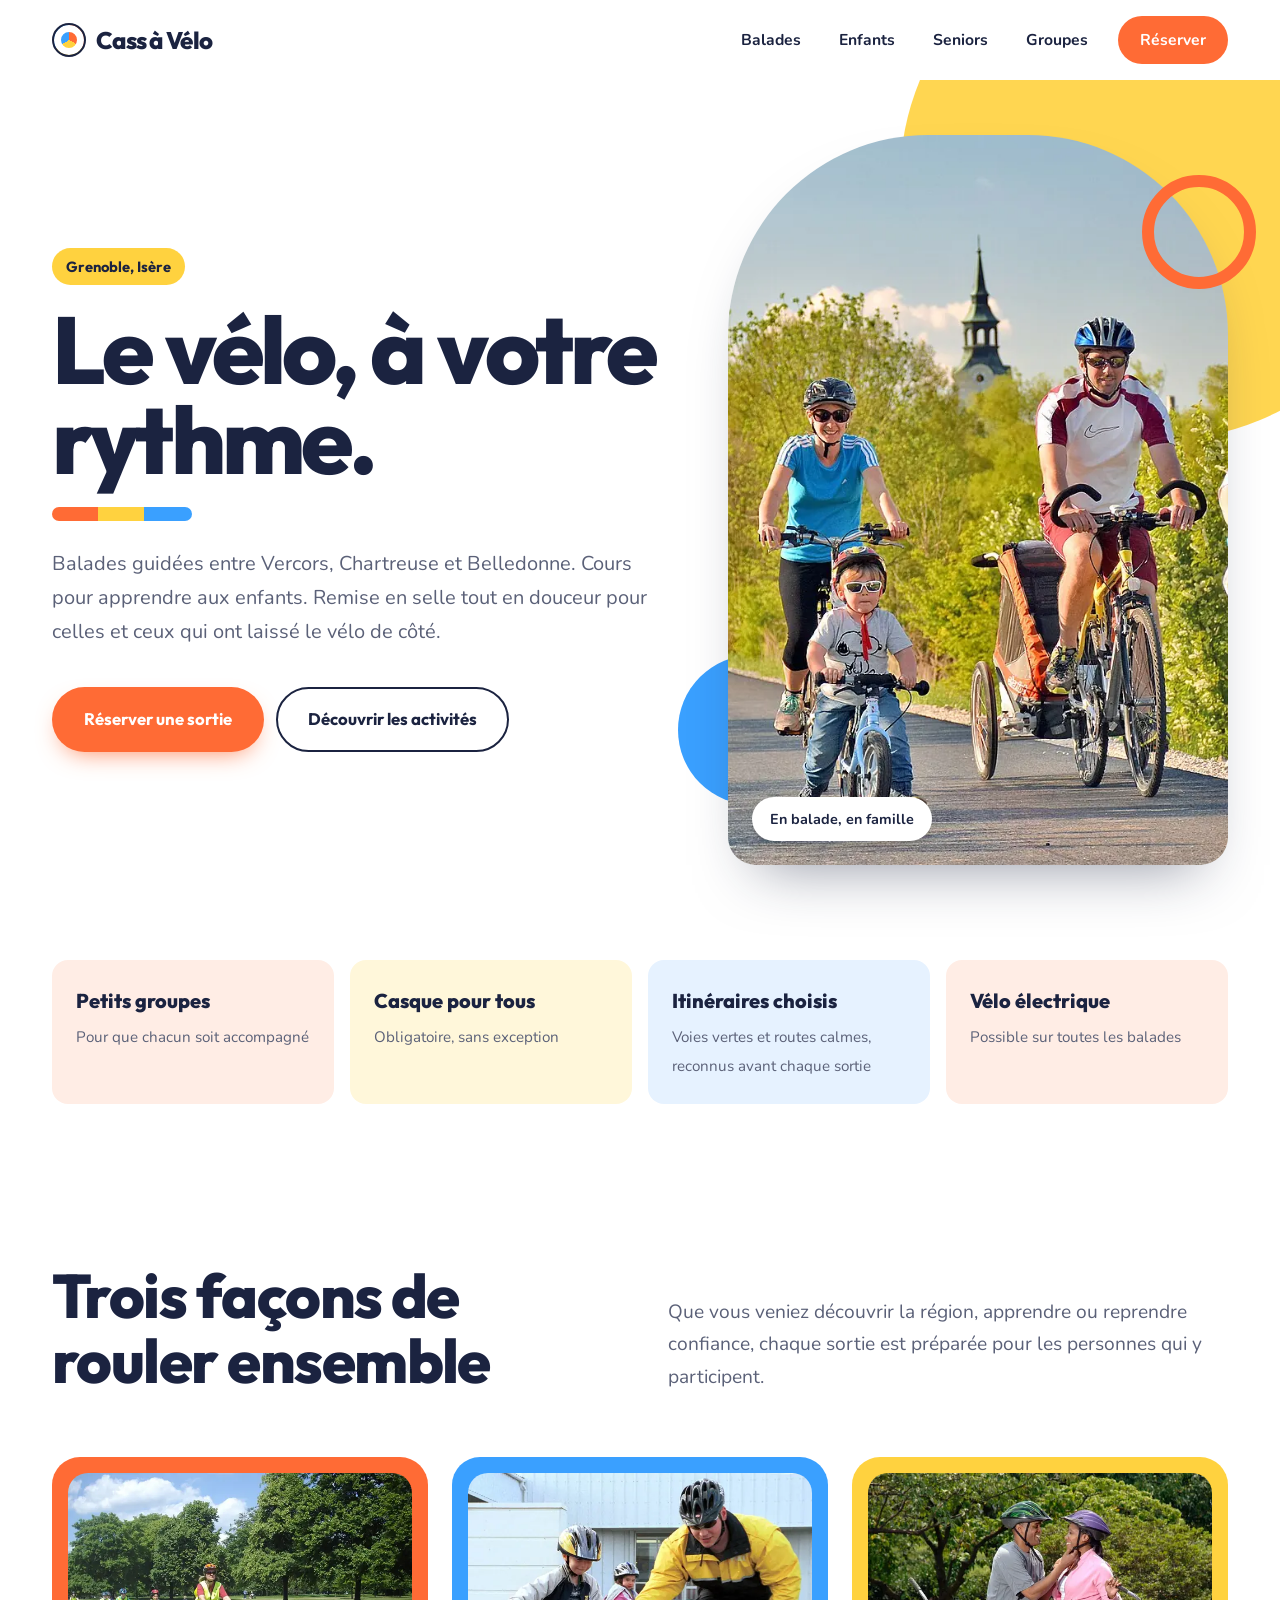
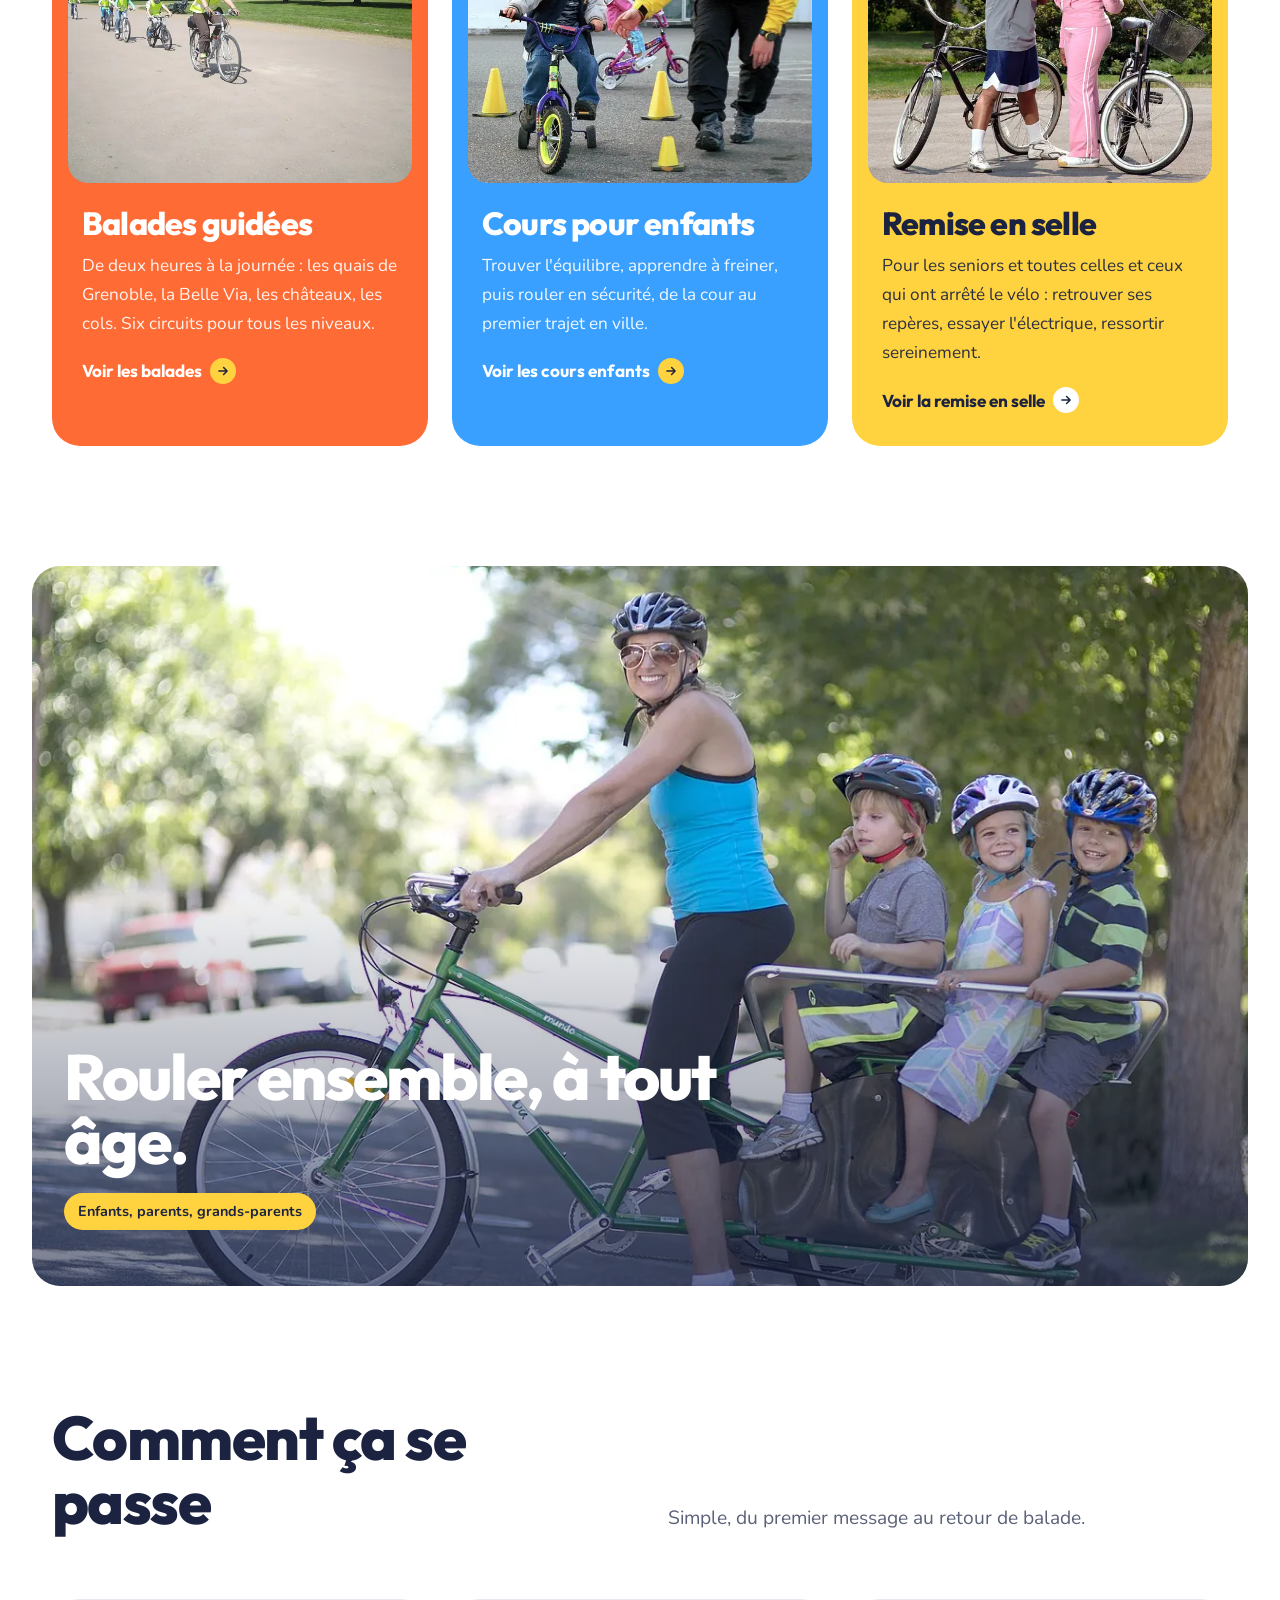
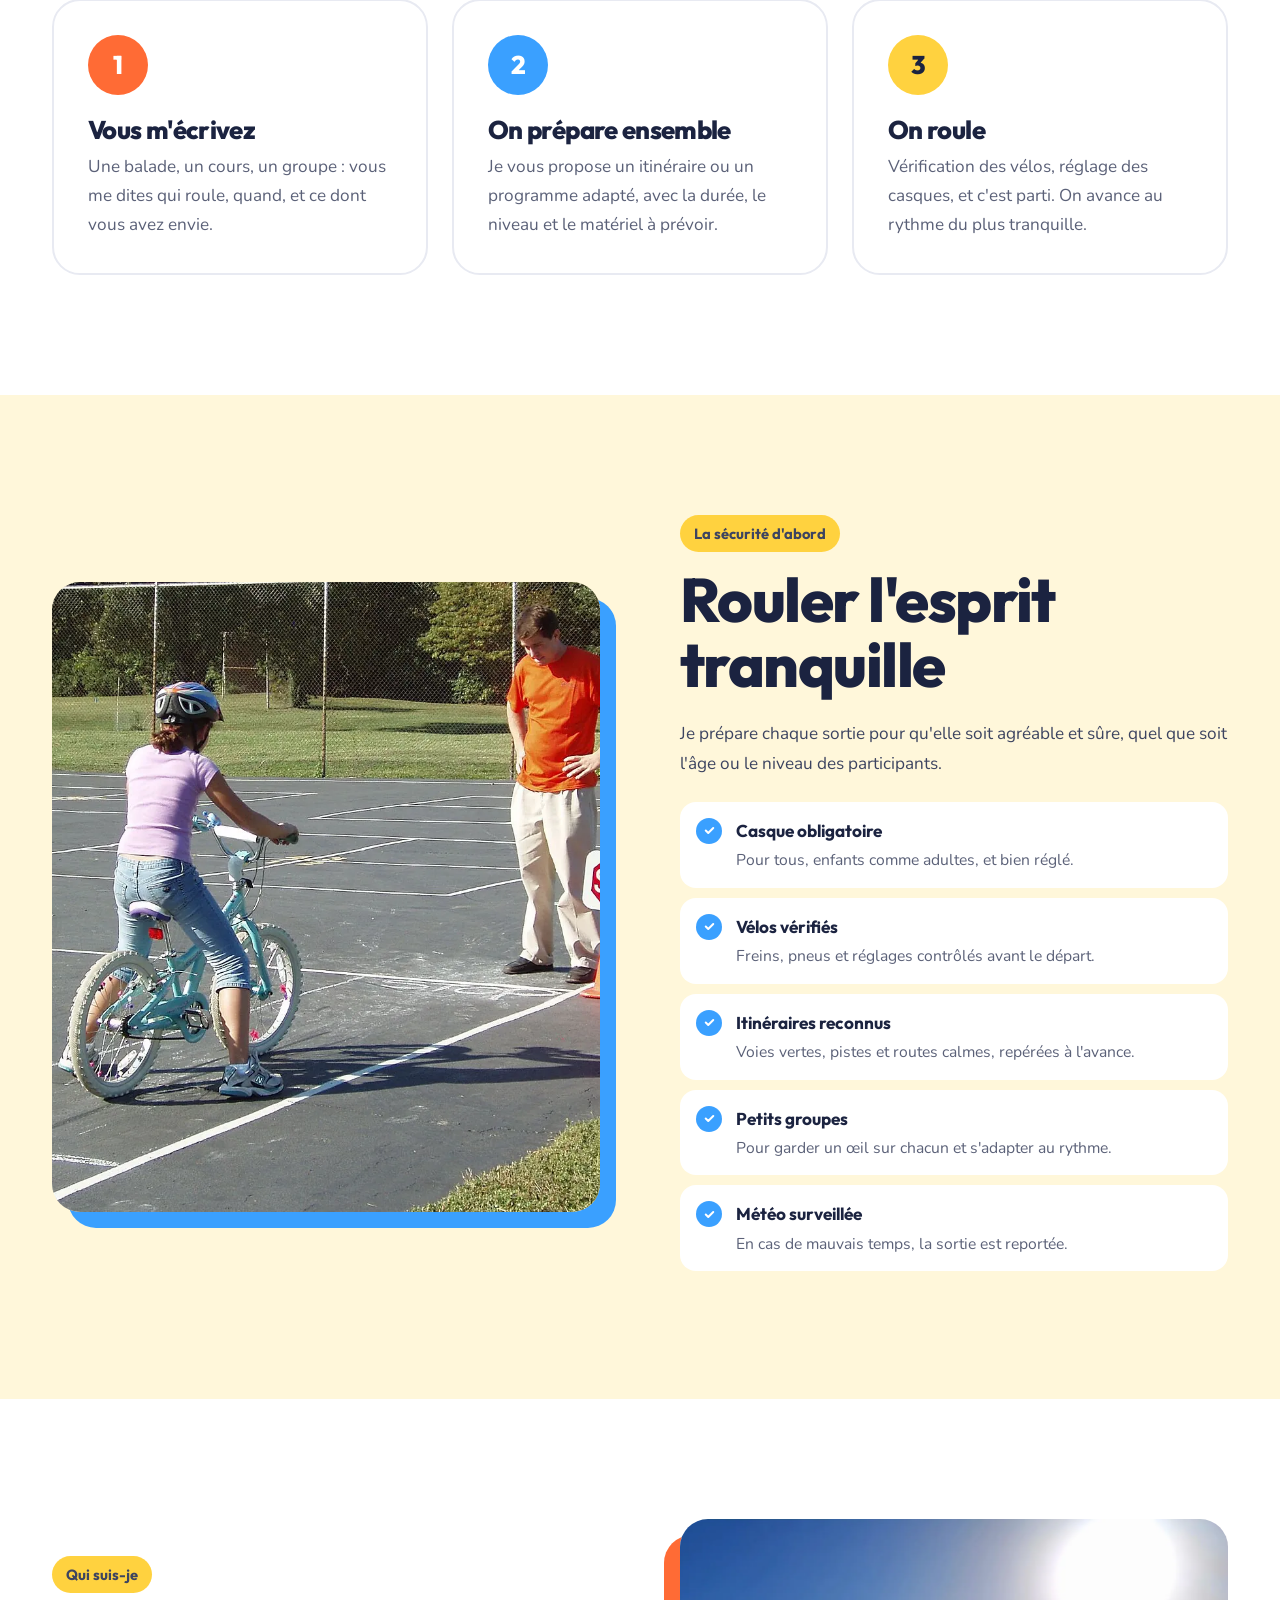
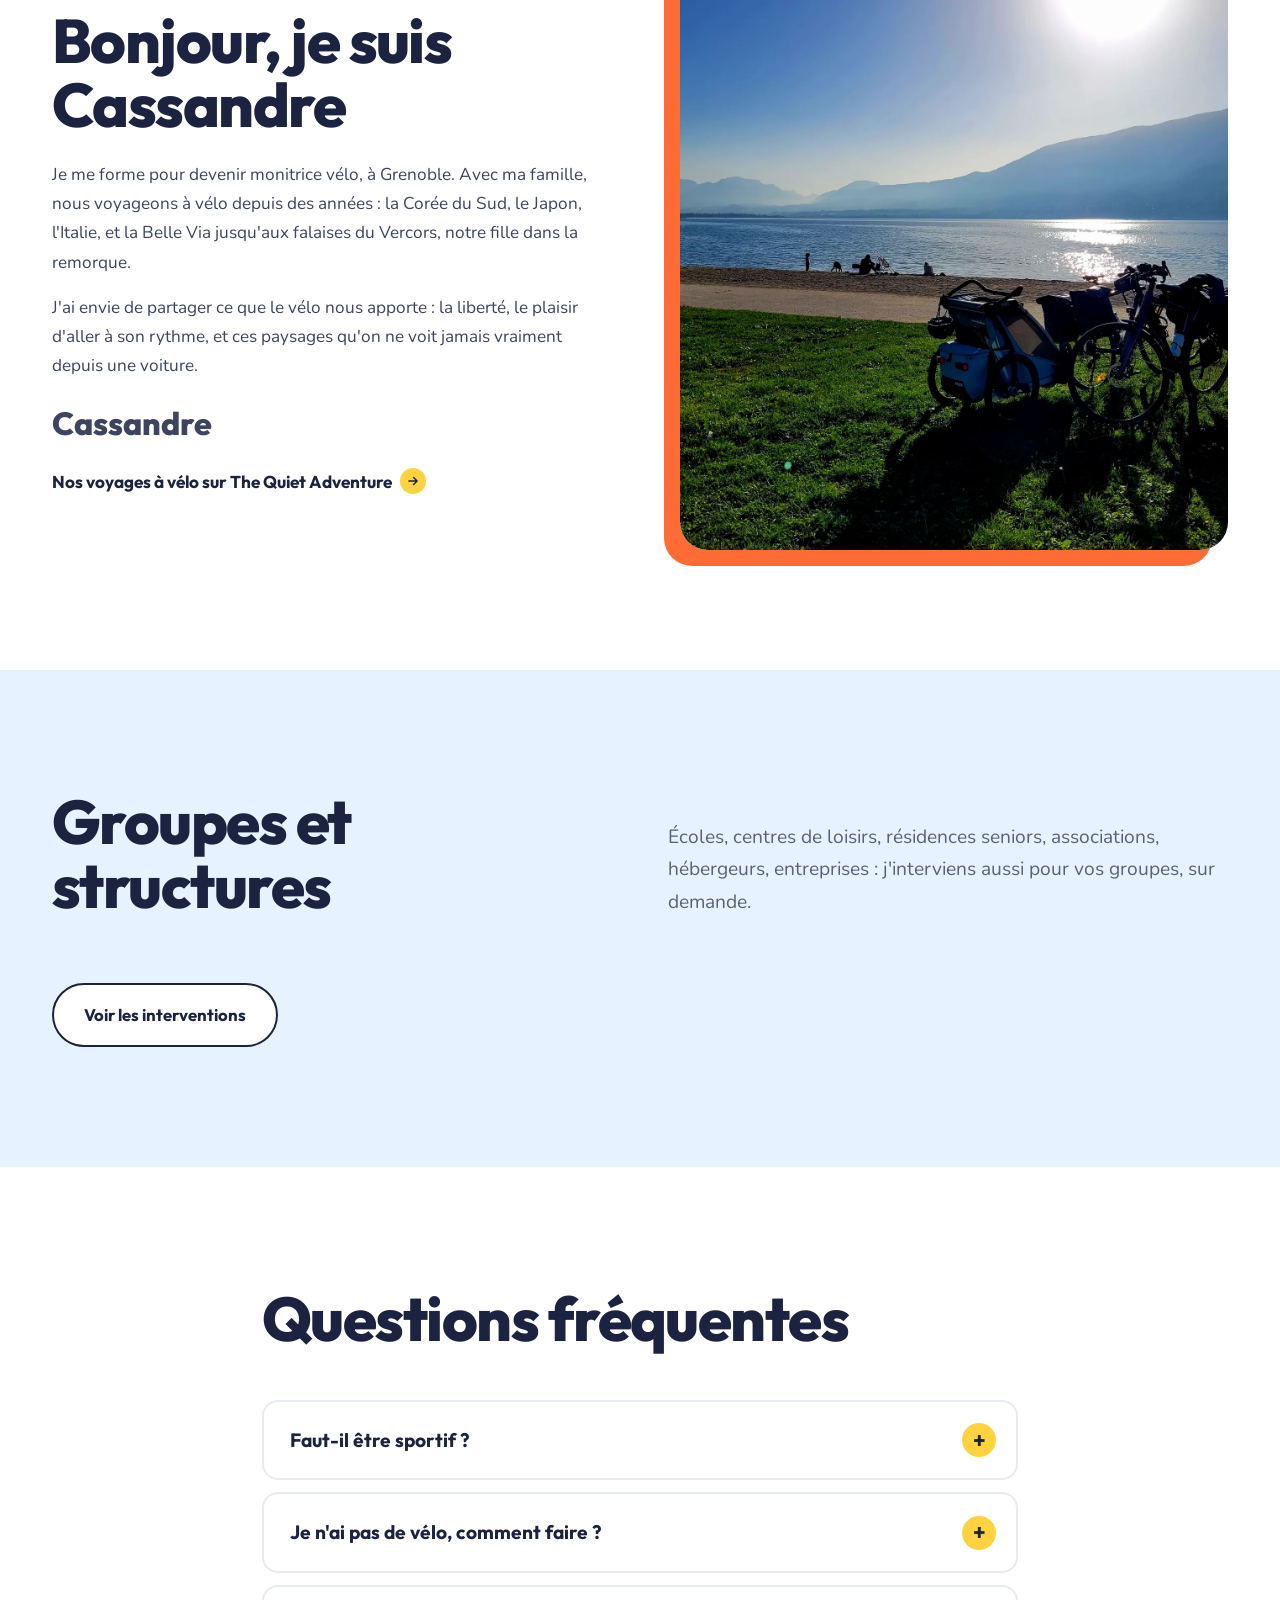
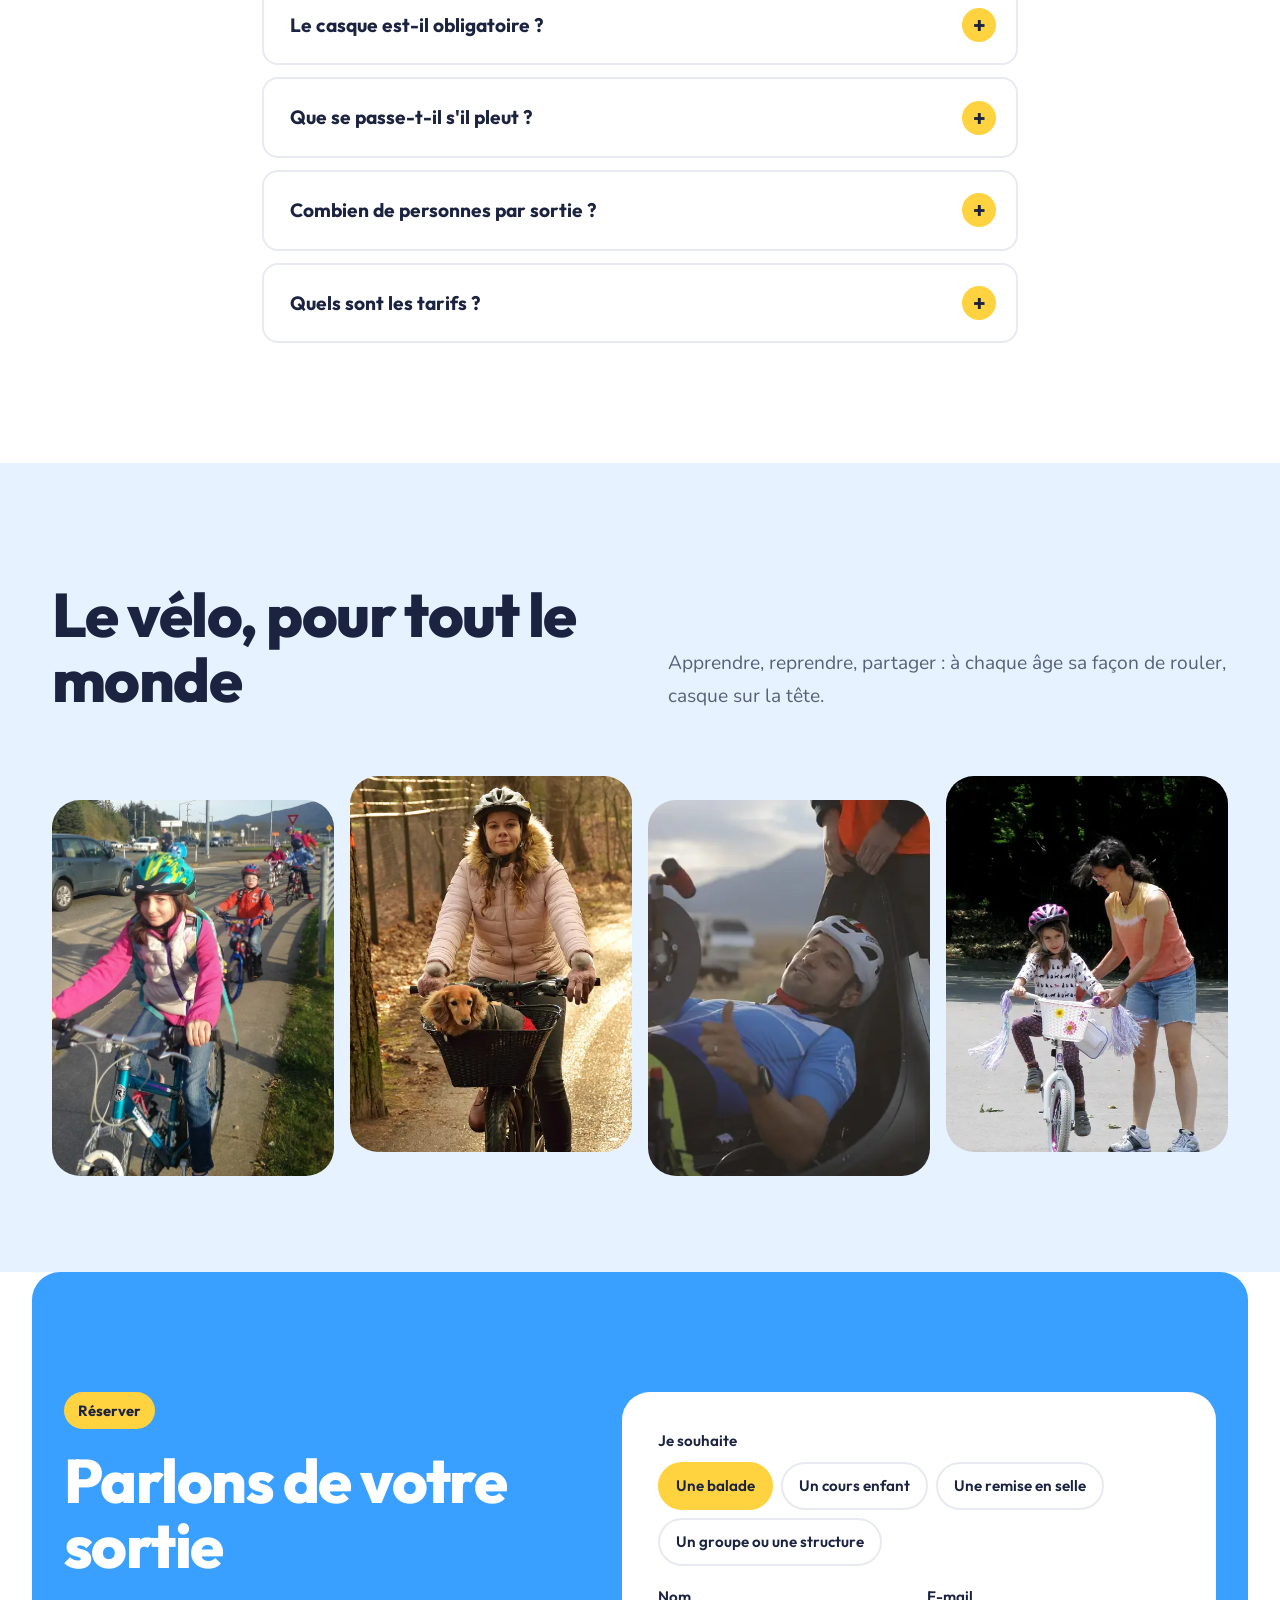
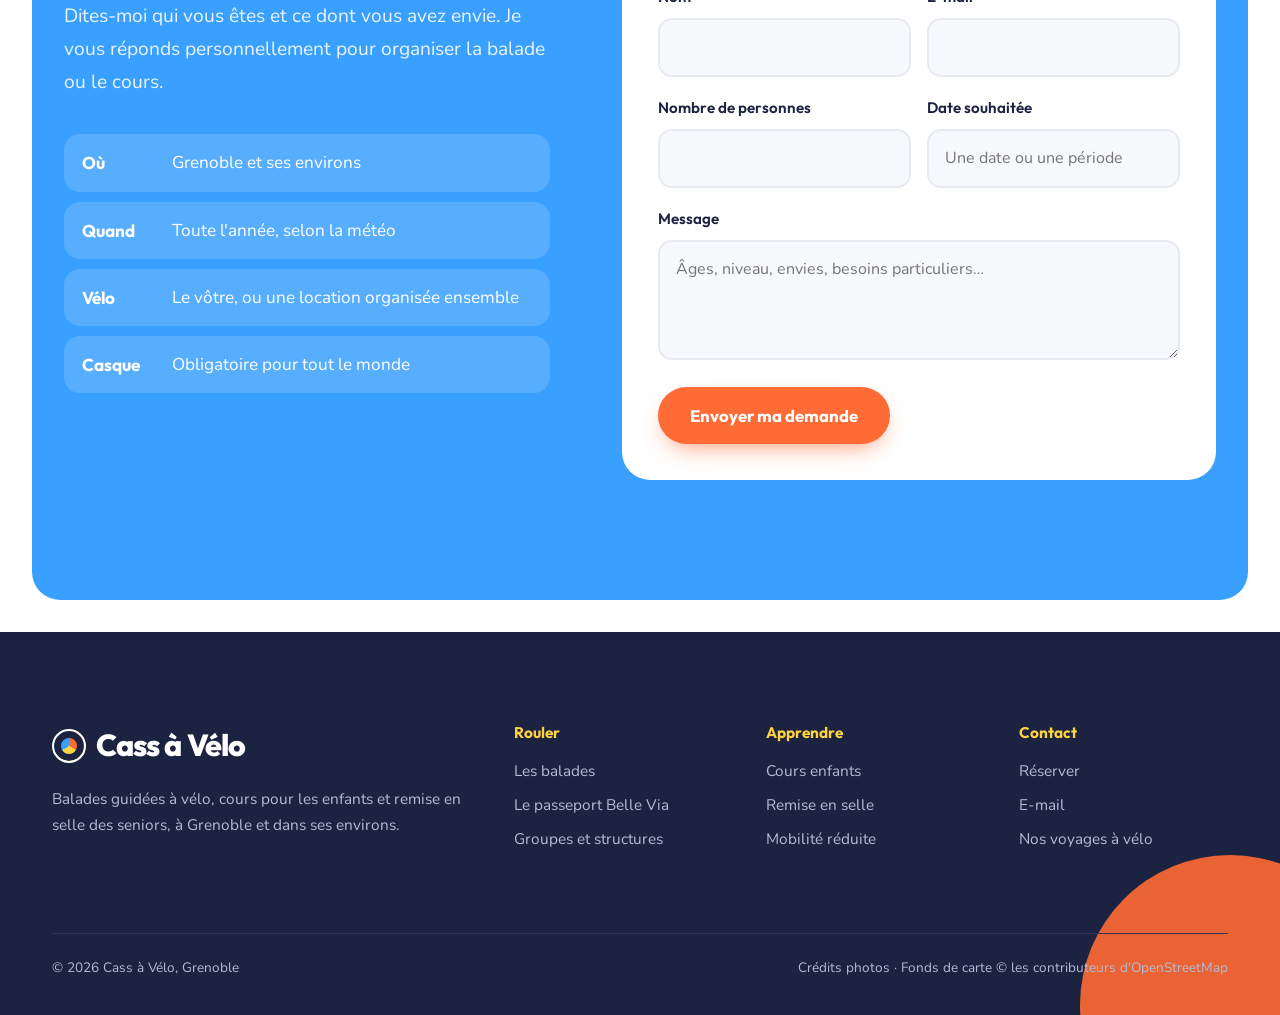
<file: index.html>
<!DOCTYPE html>
<html lang="fr">
<head>
<meta charset="utf-8">
<meta name="viewport" content="width=device-width, initial-scale=1">
<title>Cass à Vélo, balades et cours de vélo à Grenoble</title>
<meta name="description" content="Balades guidées à vélo autour de Grenoble, cours de vélo pour les enfants et remise en selle des seniors, avec Cassandre.">
<link rel="canonical" href="https://splintersteph.github.io/cass-velo/">
<meta property="og:type" content="website">
<meta property="og:locale" content="fr_FR">
<meta property="og:title" content="Cass à Vélo, balades et cours de vélo à Grenoble">
<meta property="og:description" content="Balades guidées à vélo autour de Grenoble, cours de vélo pour les enfants et remise en selle des seniors, avec Cassandre.">
<meta property="og:url" content="https://splintersteph.github.io/cass-velo/">
<meta property="og:image" content="https://splintersteph.github.io/cass-velo/img/c-134.webp">
<meta name="twitter:card" content="summary_large_image">
<meta name="theme-color" content="#FF6B35">
<link rel="icon" href="data:image/svg+xml,%3Csvg xmlns='http://www.w3.org/2000/svg' viewBox='0 0 32 32'%3E%3Crect width='32' height='32' rx='4' fill='%231c1f1d'/%3E%3Ctext x='16' y='23' font-family='Georgia' font-size='20' fill='white' text-anchor='middle'%3EC%3C/text%3E%3C/svg%3E">
<link rel="preconnect" href="https://fonts.googleapis.com">
<link rel="preconnect" href="https://fonts.gstatic.com" crossorigin>
<link href="https://fonts.googleapis.com/css2?family=Outfit:wght@500;600;700;800&family=Nunito:wght@400;600;700&display=swap" rel="stylesheet">
<link rel="stylesheet" href="style.css">
<script type="application/ld+json">{"@context": "https://schema.org", "@type": "SportsActivityLocation", "name": "Cass à Vélo", "url": "https://splintersteph.github.io/cass-velo/", "image": "https://splintersteph.github.io/cass-velo/img/bv-113.webp", "description": "Balades guidées à vélo autour de Grenoble, cours de vélo pour enfants et remise en selle des seniors.", "areaServed": {"@type": "City", "name": "Grenoble"}, "address": {"@type": "PostalAddress", "addressLocality": "Grenoble", "addressCountry": "FR"}}</script>
</head>
<body>
<header class="tete"><div class="wrap">
  <a class="marque" href="index.html">Cass à Vélo</a>
  <button class="burger" aria-label="Ouvrir le menu" aria-expanded="false"><svg viewBox="0 0 24 24" fill="none" stroke="currentColor" stroke-width="1.6" stroke-linecap="round"><path d="M4 8h16M4 16h16"/></svg></button>
  <nav aria-label="Navigation principale"><ul class="menu"><li><a href="balades.html">Balades</a></li><li><a href="enfants.html">Enfants</a></li><li><a href="seniors.html">Seniors</a></li><li><a href="groupes.html">Groupes</a></li><li><a href="index.html#contact">Réserver</a></li></ul></nav>
</div></header>
<main>

<section class="heros"><div class="wrap heros-grille">
  <div>
    <p class="surtitre">Grenoble, Isère</p>
    <h1>Le vélo, à votre rythme.</h1>
    <p class="chapeau">Balades guidées entre Vercors, Chartreuse et Belledonne. Cours pour apprendre aux enfants. Remise en selle tout en douceur pour celles et ceux qui ont laissé le vélo de côté.</p>
    <div class="actions"><a class="btn btn-plein" href="#contact">Réserver une sortie</a><a class="btn btn-ligne" href="#offres">Découvrir les activités</a></div>
  </div>
  <figure class="heros-photo"><img src="img/c-134.webp" alt="Une famille casquée à vélo sur une voie verte"><figcaption>En balade, en famille</figcaption></figure>
</div>
<div class="wrap"><div class="garanties">
  <div><strong>Petits groupes</strong><span>Pour que chacun soit accompagné</span></div>
  <div><strong>Casque pour tous</strong><span>Obligatoire, sans exception</span></div>
  <div><strong>Itinéraires choisis</strong><span>Voies vertes et routes calmes, reconnus avant chaque sortie</span></div>
  <div><strong>Vélo électrique</strong><span>Possible sur toutes les balades</span></div>
</div></div>
</section>

<section class="section" id="offres"><div class="wrap">
  <div class="tete-section"><h2 class="apparait">Trois façons de rouler ensemble</h2><p class="chapeau">Que vous veniez découvrir la région, apprendre ou reprendre confiance, chaque sortie est préparée pour les personnes qui y participent.</p></div>
  <div class="offres">
    <a class="offre apparait" href="balades.html"><div class="cadre"><img src="img/c-005-p.webp" alt="Une sortie d'enfants casqués encadrée par une animatrice" loading="lazy"></div><h3>Balades guidées</h3><p>De deux heures à la journée&nbsp;: les quais de Grenoble, la Belle Via, les châteaux, les cols. Six circuits pour tous les niveaux.</p><span class="lien">Voir les balades</span></a>
    <a class="offre apparait" href="enfants.html"><div class="cadre"><img src="img/c-016-p.webp" alt="Un moniteur guide des enfants casqués entre des plots" loading="lazy"></div><h3>Cours pour enfants</h3><p>Trouver l'équilibre, apprendre à freiner, puis rouler en sécurité, de la cour au premier trajet en ville.</p><span class="lien">Voir les cours enfants</span></a>
    <a class="offre apparait" href="seniors.html"><div class="cadre"><img src="img/c-074-p.webp" alt="Deux adultes ajustent leurs casques avant une sortie à vélo" loading="lazy"></div><h3>Remise en selle</h3><p>Pour les seniors et toutes celles et ceux qui ont arrêté le vélo&nbsp;: retrouver ses repères, essayer l'électrique, ressortir sereinement.</p><span class="lien">Voir la remise en selle</span></a>
  </div>
</div></section>

<section class="panorama" aria-label="Photo d'une sortie en famille">
  <img src="img/c-018.webp" alt="Une maman en vélo cargo avec trois enfants casqués" loading="lazy">
  <blockquote class="wrap"><p>Rouler ensemble, à tout âge.</p><cite>Enfants, parents, grands-parents</cite></blockquote>
</section>

<section class="section"><div class="wrap">
  <div class="tete-section"><h2 class="apparait">Comment ça se passe</h2><p class="chapeau">Simple, du premier message au retour de balade.</p></div>
  <div class="etapes">
    <div class="etape apparait"><h3>Vous m'écrivez</h3><p>Une balade, un cours, un groupe&nbsp;: vous me dites qui roule, quand, et ce dont vous avez envie.</p></div>
    <div class="etape apparait"><h3>On prépare ensemble</h3><p>Je vous propose un itinéraire ou un programme adapté, avec la durée, le niveau et le matériel à prévoir.</p></div>
    <div class="etape apparait"><h3>On roule</h3><p>Vérification des vélos, réglage des casques, et c'est parti. On avance au rythme du plus tranquille.</p></div>
  </div>
</div></section>

<section class="section section-blanche"><div class="wrap duo">
  <img class="apparait" src="img/c-001.webp" alt="Une fillette casquée en leçon de vélo devant un panneau stop" loading="lazy">
  <div>
    <p class="surtitre">La sécurité d'abord</p>
    <h2>Rouler l'esprit tranquille</h2>
    <p>Je prépare chaque sortie pour qu'elle soit agréable et sûre, quel que soit l'âge ou le niveau des participants.</p>
    <ul class="liste-fine">
      <li><strong>Casque obligatoire</strong><span>Pour tous, enfants comme adultes, et bien réglé.</span></li>
      <li><strong>Vélos vérifiés</strong><span>Freins, pneus et réglages contrôlés avant le départ.</span></li>
      <li><strong>Itinéraires reconnus</strong><span>Voies vertes, pistes et routes calmes, repérées à l'avance.</span></li>
      <li><strong>Petits groupes</strong><span>Pour garder un œil sur chacun et s'adapter au rythme.</span></li>
      <li><strong>Météo surveillée</strong><span>En cas de mauvais temps, la sortie est reportée.</span></li>
    </ul>
  </div>
</div></section>

<section class="section"><div class="wrap duo inverse">
  <img class="apparait" src="img/bv-035.webp" alt="Deux vélos chargés et une remorque au bord du lac du Bourget" loading="lazy">
  <div>
    <p class="surtitre">Qui suis-je</p>
    <h2>Bonjour, je suis Cassandre</h2>
    <p>Je me forme pour devenir monitrice vélo, à Grenoble. Avec ma famille, nous voyageons à vélo depuis des années&nbsp;: la Corée du Sud, le Japon, l'Italie, et la Belle Via jusqu'aux falaises du Vercors, notre fille dans la remorque.</p>
    <p>J'ai envie de partager ce que le vélo nous apporte&nbsp;: la liberté, le plaisir d'aller à son rythme, et ces paysages qu'on ne voit jamais vraiment depuis une voiture.</p>
    <p class="signe">Cassandre</p>
    <p><a class="lien" href="https://thequietadventure.com/" target="_blank" rel="noopener">Nos voyages à vélo sur The Quiet Adventure</a></p>
  </div>
</div></section>

<section class="section section-pierre"><div class="wrap">
  <div class="tete-section"><h2 class="apparait">Groupes et structures</h2><p class="chapeau">Écoles, centres de loisirs, résidences seniors, associations, hébergeurs, entreprises&nbsp;: j'interviens aussi pour vos groupes, sur demande.</p></div>
  <a class="btn btn-ligne" href="groupes.html">Voir les interventions</a>
</div></section>

<section class="section"><div class="wrap etroit">
  <h2 class="apparait" style="margin-bottom:48px">Questions fréquentes</h2>
  <div class="faq"><details><summary>Faut-il être sportif&nbsp;?</summary><p>Non. La plupart des balades se font à plat, sur des voies vertes, avec des pauses. Pour les sorties plus longues, le vélo à assistance électrique met tout le monde à égalité.</p></details><details><summary>Je n'ai pas de vélo, comment faire&nbsp;?</summary><p>Dites-le-moi au moment de la réservation&nbsp;: on organise ensemble une location adaptée, y compris en vélo électrique.</p></details><details><summary>Le casque est-il obligatoire&nbsp;?</summary><p>Oui, pour tout le monde, enfants comme adultes. Je vérifie qu'il est bien réglé avant de partir.</p></details><details><summary>Que se passe-t-il s'il pleut&nbsp;?</summary><p>En cas de pluie forte ou d'alerte météo, on reporte la sortie à une autre date.</p></details><details><summary>Combien de personnes par sortie&nbsp;?</summary><p>Je privilégie les petits groupes, pour que chacun soit bien accompagné. Pour un groupe plus important, écrivez-moi et on organise la sortie en conséquence.</p></details><details><summary>Quels sont les tarifs&nbsp;?</summary><p>Ils dépendent de la durée, du format et du nombre de participants. Écrivez-moi&nbsp;: je vous envoie une proposition détaillée, sans engagement.</p></details></div>
</div></section>

<section class="section section-pierre"><div class="wrap">
  <div class="tete-section"><h2 class="apparait">Le vélo, pour tout le monde</h2><p class="chapeau">Apprendre, reprendre, partager&nbsp;: à chaque âge sa façon de rouler, casque sur la tête.</p></div>
  <div class="galerie"><button type="button" data-id="c-012" aria-label="Agrandir&nbsp;: Une sortie à vélo vers l'école"><img src="img/c-012-p.webp" alt="Une sortie à vélo vers l'école" loading="lazy"></button><button type="button" data-id="c-136" aria-label="Agrandir&nbsp;: Balade avec un compagnon à quatre pattes"><img src="img/c-136-p.webp" alt="Balade avec un compagnon à quatre pattes" loading="lazy"></button><button type="button" data-id="c-044" aria-label="Agrandir&nbsp;: Prêt pour une sortie en handbike"><img src="img/c-044-p.webp" alt="Prêt pour une sortie en handbike" loading="lazy"></button><button type="button" data-id="c-000" aria-label="Agrandir&nbsp;: Une maman aide sa fille à trouver l'équilibre"><img src="img/c-000-p.webp" alt="Une maman aide sa fille à trouver l'équilibre" loading="lazy"></button></div>
</div></section>

<section class="section section-blanche" id="contact">
  <div class="wrap contact">
    <div>
      <p class="surtitre">Réserver</p>
      <h2>Parlons de votre sortie</h2>
      <p class="chapeau">Dites-moi qui vous êtes et ce dont vous avez envie. Je vous réponds personnellement pour organiser la balade ou le cours.</p>
      <div class="coord">
        <div><strong>Où</strong><span>Grenoble et ses environs</span></div>
        <div><strong>Quand</strong><span>Toute l'année, selon la météo</span></div>
        <div><strong>Vélo</strong><span>Le vôtre, ou une location organisée ensemble</span></div>
        <div><strong>Casque</strong><span>Obligatoire pour tout le monde</span></div>
      </div>
    </div>
    <form class="formulaire" id="formulaire">
      <fieldset>
        <legend>Je souhaite</legend>
        <div class="choix">
          <input type="radio" name="demande" id="d-balade" value="Une balade guidée" checked><label for="d-balade">Une balade</label>
          <input type="radio" name="demande" id="d-enfant" value="Des cours pour un enfant"><label for="d-enfant">Un cours enfant</label>
          <input type="radio" name="demande" id="d-senior" value="Une remise en selle"><label for="d-senior">Une remise en selle</label>
          <input type="radio" name="demande" id="d-groupe" value="Une sortie de groupe ou une intervention"><label for="d-groupe">Un groupe ou une structure</label>
        </div>
      </fieldset>
      <div class="deux">
        <div><label for="nom">Nom</label><input id="nom" name="nom" autocomplete="name" required></div>
        <div><label for="email">E-mail</label><input id="email" name="email" type="email" autocomplete="email" required></div>
      </div>
      <div class="deux">
        <div><label for="personnes">Nombre de personnes</label><input id="personnes" name="personnes" inputmode="numeric"></div>
        <div><label for="date">Date souhaitée</label><input id="date" name="date" placeholder="Une date ou une période"></div>
      </div>
      <div><label for="message">Message</label><textarea id="message" name="message" placeholder="Âges, niveau, envies, besoins particuliers…"></textarea></div>
      <div><button class="btn btn-plein" type="submit">Envoyer ma demande</button></div>
    </form>
  </div>
</section>

</main>
<footer class="pied"><div class="wrap">
  <div><a class="marque" href="index.html">Cass à Vélo</a><p>Balades guidées à vélo, cours pour les enfants et remise en selle des seniors, à Grenoble et dans ses environs.</p></div>
  <div><strong>Rouler</strong><ul><li><a href="balades.html">Les balades</a></li><li><a href="passeport.html">Le passeport Belle Via</a></li><li><a href="groupes.html">Groupes et structures</a></li></ul></div>
  <div><strong>Apprendre</strong><ul><li><a href="enfants.html">Cours enfants</a></li><li><a href="seniors.html">Remise en selle</a></li><li><a href="seniors.html#mobilite">Mobilité réduite</a></li></ul></div>
  <div><strong>Contact</strong><ul><li><a href="index.html#contact">Réserver</a></li><li><a class="lien-mail" href="#">E-mail</a></li><li><a href="https://thequietadventure.com/" target="_blank" rel="noopener">Nos voyages à vélo</a></li></ul></div>
  <p class="bas"><span>© <span class="annee"></span> Cass à Vélo, Grenoble</span><span><a href="credits.html">Crédits photos</a> · Fonds de carte © les contributeurs d'OpenStreetMap</span></p>
</div></footer>
<script src="donnees.js"></script>
<script src="site.js"></script>
</body>
</html>
</file>
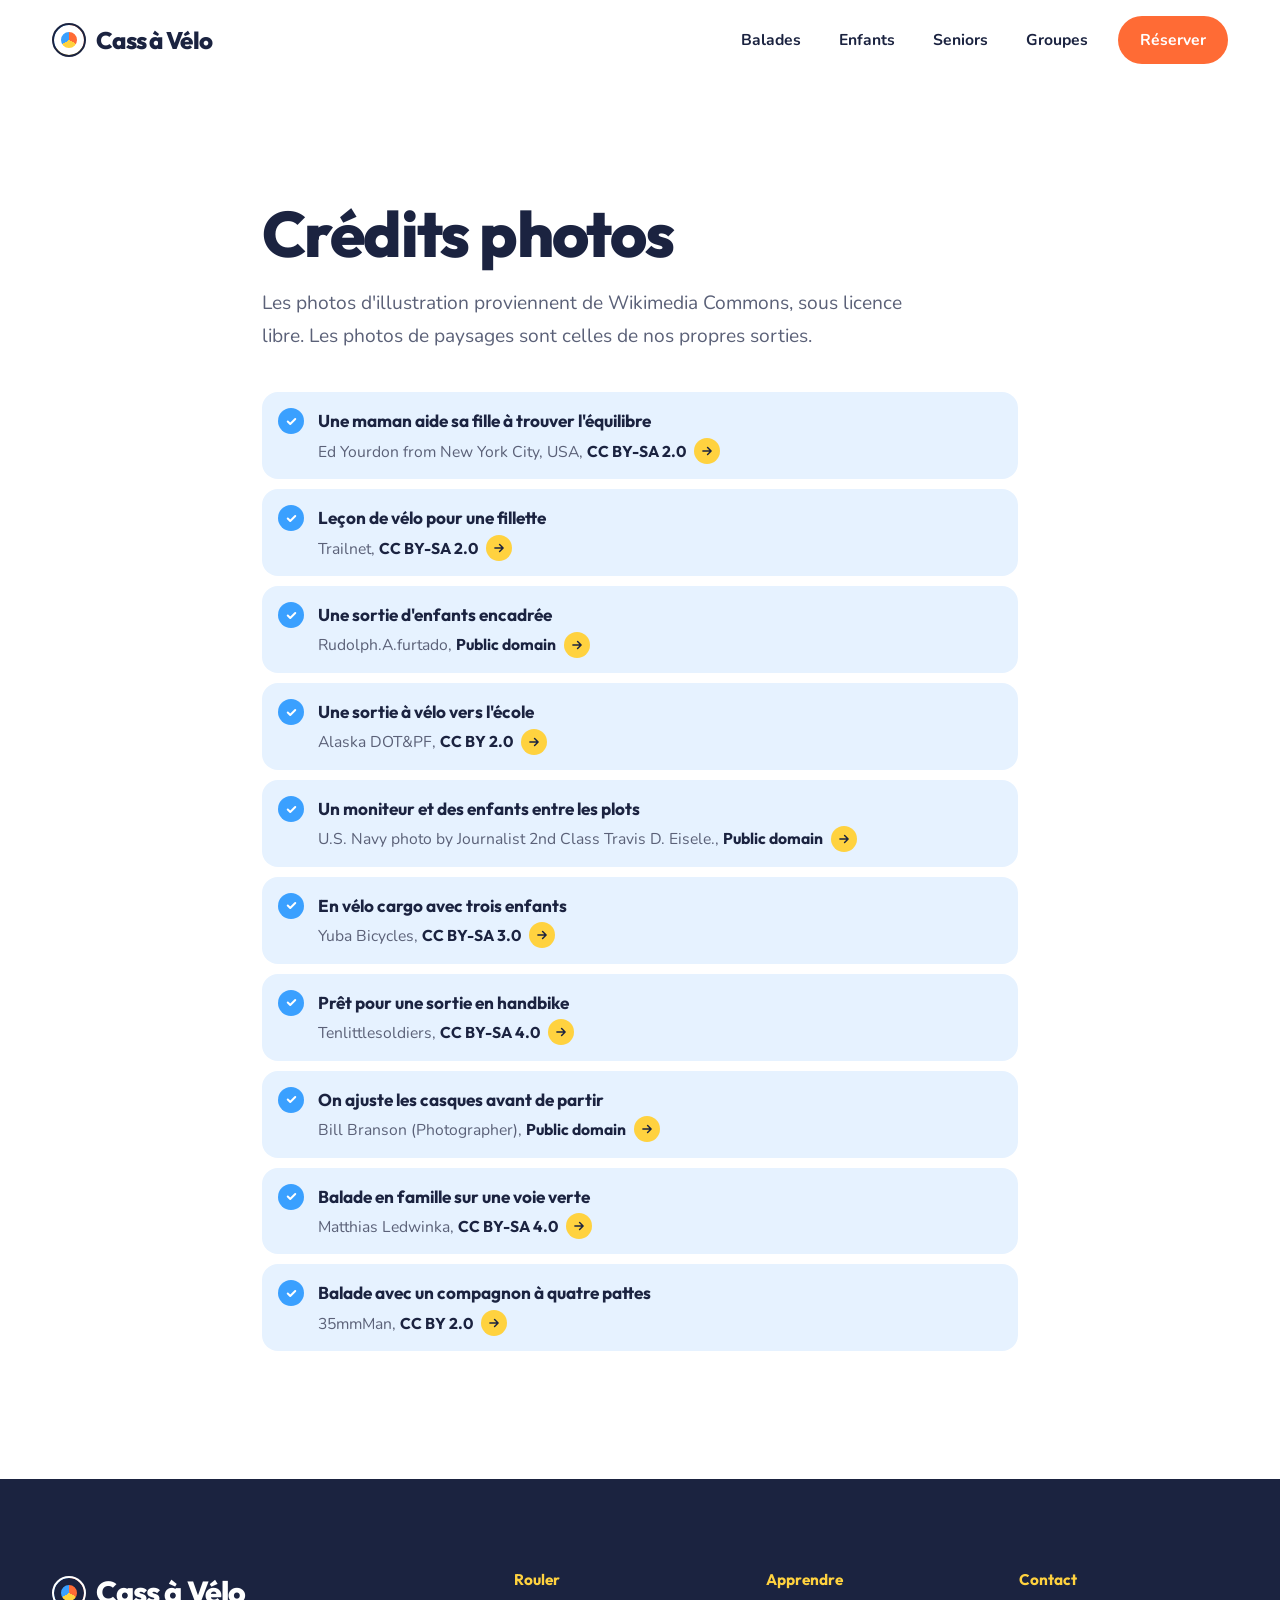
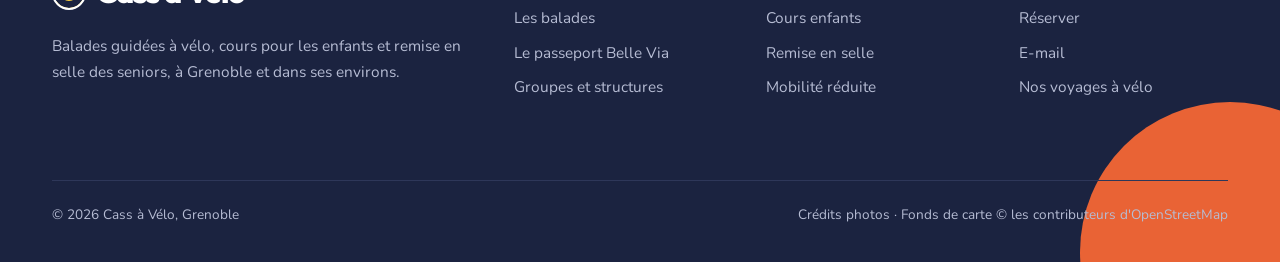
<file: credits.html>
<!DOCTYPE html>
<html lang="fr">
<head>
<meta charset="utf-8">
<meta name="viewport" content="width=device-width, initial-scale=1">
<title>Crédits photos | Cass à Vélo</title>
<meta name="description" content="Crédits et licences des photos du site Cass à Vélo.">
<link rel="canonical" href="https://splintersteph.github.io/cass-velo/credits.html">
<meta property="og:type" content="website">
<meta property="og:locale" content="fr_FR">
<meta property="og:title" content="Crédits photos | Cass à Vélo">
<meta property="og:description" content="Crédits et licences des photos du site Cass à Vélo.">
<meta property="og:url" content="https://splintersteph.github.io/cass-velo/credits.html">
<meta property="og:image" content="https://splintersteph.github.io/cass-velo/img/c-134.webp">
<meta name="twitter:card" content="summary_large_image">
<meta name="theme-color" content="#FF6B35">
<link rel="icon" href="data:image/svg+xml,%3Csvg xmlns='http://www.w3.org/2000/svg' viewBox='0 0 32 32'%3E%3Crect width='32' height='32' rx='4' fill='%231c1f1d'/%3E%3Ctext x='16' y='23' font-family='Georgia' font-size='20' fill='white' text-anchor='middle'%3EC%3C/text%3E%3C/svg%3E">
<link rel="preconnect" href="https://fonts.googleapis.com">
<link rel="preconnect" href="https://fonts.gstatic.com" crossorigin>
<link href="https://fonts.googleapis.com/css2?family=Outfit:wght@500;600;700;800&family=Nunito:wght@400;600;700&display=swap" rel="stylesheet">
<link rel="stylesheet" href="style.css">
</head>
<body>
<header class="tete"><div class="wrap">
  <a class="marque" href="index.html">Cass à Vélo</a>
  <button class="burger" aria-label="Ouvrir le menu" aria-expanded="false"><svg viewBox="0 0 24 24" fill="none" stroke="currentColor" stroke-width="1.6" stroke-linecap="round"><path d="M4 8h16M4 16h16"/></svg></button>
  <nav aria-label="Navigation principale"><ul class="menu"><li><a href="balades.html">Balades</a></li><li><a href="enfants.html">Enfants</a></li><li><a href="seniors.html">Seniors</a></li><li><a href="groupes.html">Groupes</a></li><li><a href="index.html#contact">Réserver</a></li></ul></nav>
</div></header>
<main>
<section class="section"><div class="wrap etroit">
  <h1 style="font-size:clamp(2.6rem,5vw,4rem);margin-bottom:20px">Crédits photos</h1>
  <p class="chapeau" style="margin-bottom:40px">Les photos d'illustration proviennent de Wikimedia Commons, sous licence libre. Les photos de paysages sont celles de nos propres sorties.</p>
  <ul class="liste-fine"><li><strong>Une maman aide sa fille à trouver l'équilibre</strong><span>Ed Yourdon from New York City, USA, <a class="lien" href="https://commons.wikimedia.org/wiki/File:Riverside_Park_stroll_-_June_2008_-_036.jpg" target="_blank" rel="noopener">CC BY-SA 2.0</a></span></li><li><strong>Leçon de vélo pour une fillette</strong><span>Trailnet, <a class="lien" href="https://commons.wikimedia.org/wiki/File:Trailnet-SR2S-10.jpg" target="_blank" rel="noopener">CC BY-SA 2.0</a></span></li><li><strong>Une sortie d'enfants encadrée</strong><span>Rudolph.A.furtado, <a class="lien" href="https://commons.wikimedia.org/wiki/File:Children_and_their_coach_cycling_in_Hyde_Park_in_London..jpg" target="_blank" rel="noopener">Public domain</a></span></li><li><strong>Une sortie à vélo vers l'école</strong><span>Alaska DOT&PF, <a class="lien" href="https://commons.wikimedia.org/wiki/File:Gastineau_Elementary_Bike_to_School_Day_(17208626799).jpg" target="_blank" rel="noopener">CC BY 2.0</a></span></li><li><strong>Un moniteur et des enfants entre les plots</strong><span>U.S. Navy photo by Journalist 2nd Class Travis D. Eisele., <a class="lien" href="https://commons.wikimedia.org/wiki/File:US_Navy_030804-N-9005E-001_Aircrew_Survival_Equipmentman_Airman_Jeff_Martin,_a_Naval_Station_bike_patrolman,_guides_a_5_years_old_through_an_obstacle_course.jpg" target="_blank" rel="noopener">Public domain</a></span></li><li><strong>En vélo cargo avec trois enfants</strong><span>Yuba Bicycles, <a class="lien" href="https://commons.wikimedia.org/wiki/File:Yuba_Mundo_Cargo_Bike_with_Monkey_Bars.jpg" target="_blank" rel="noopener">CC BY-SA 3.0</a></span></li><li><strong>Prêt pour une sortie en handbike</strong><span>Tenlittlesoldiers, <a class="lien" href="https://commons.wikimedia.org/wiki/File:Diego_Colombari_-_WHPSC_2022_-_Nevada_(USA).jpg" target="_blank" rel="noopener">CC BY-SA 4.0</a></span></li><li><strong>On ajuste les casques avant de partir</strong><span>Bill Branson (Photographer), <a class="lien" href="https://commons.wikimedia.org/wiki/File:Couple_preparing_for_bike_ride.jpg" target="_blank" rel="noopener">Public domain</a></span></li><li><strong>Balade en famille sur une voie verte</strong><span>Matthias Ledwinka, <a class="lien" href="https://commons.wikimedia.org/wiki/File:Familie2016_3_Matthias_Ledwinka.jpg" target="_blank" rel="noopener">CC BY-SA 4.0</a></span></li><li><strong>Balade avec un compagnon à quatre pattes</strong><span>35mmMan, <a class="lien" href="https://commons.wikimedia.org/wiki/File:Sausage_in_a_basket_-_Flickr_-_35mmMan.jpg" target="_blank" rel="noopener">CC BY 2.0</a></span></li></ul>
</div></section>
</main>
<footer class="pied"><div class="wrap">
  <div><a class="marque" href="index.html">Cass à Vélo</a><p>Balades guidées à vélo, cours pour les enfants et remise en selle des seniors, à Grenoble et dans ses environs.</p></div>
  <div><strong>Rouler</strong><ul><li><a href="balades.html">Les balades</a></li><li><a href="passeport.html">Le passeport Belle Via</a></li><li><a href="groupes.html">Groupes et structures</a></li></ul></div>
  <div><strong>Apprendre</strong><ul><li><a href="enfants.html">Cours enfants</a></li><li><a href="seniors.html">Remise en selle</a></li><li><a href="seniors.html#mobilite">Mobilité réduite</a></li></ul></div>
  <div><strong>Contact</strong><ul><li><a href="index.html#contact">Réserver</a></li><li><a class="lien-mail" href="#">E-mail</a></li><li><a href="https://thequietadventure.com/" target="_blank" rel="noopener">Nos voyages à vélo</a></li></ul></div>
  <p class="bas"><span>© <span class="annee"></span> Cass à Vélo, Grenoble</span><span><a href="credits.html">Crédits photos</a> · Fonds de carte © les contributeurs d'OpenStreetMap</span></p>
</div></footer>
<script src="donnees.js"></script>
<script src="site.js"></script>
</body>
</html>
</file>
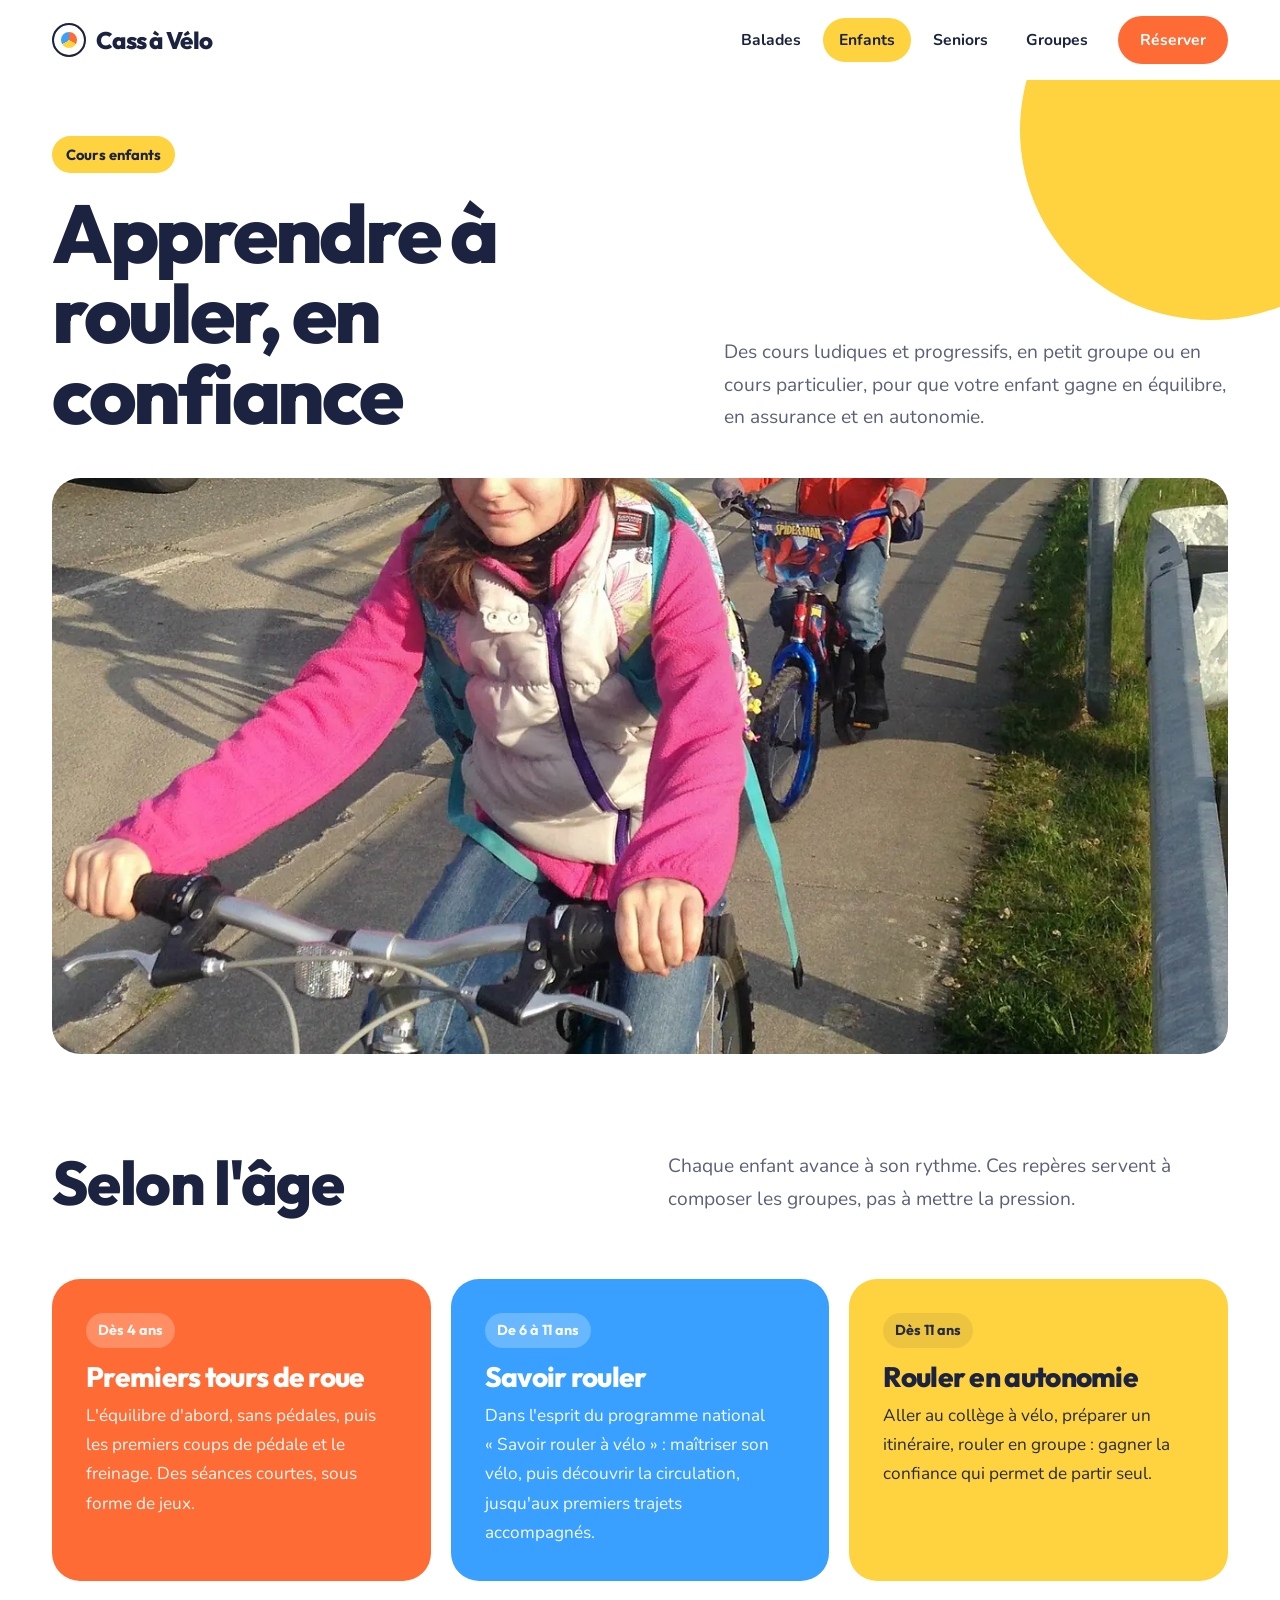
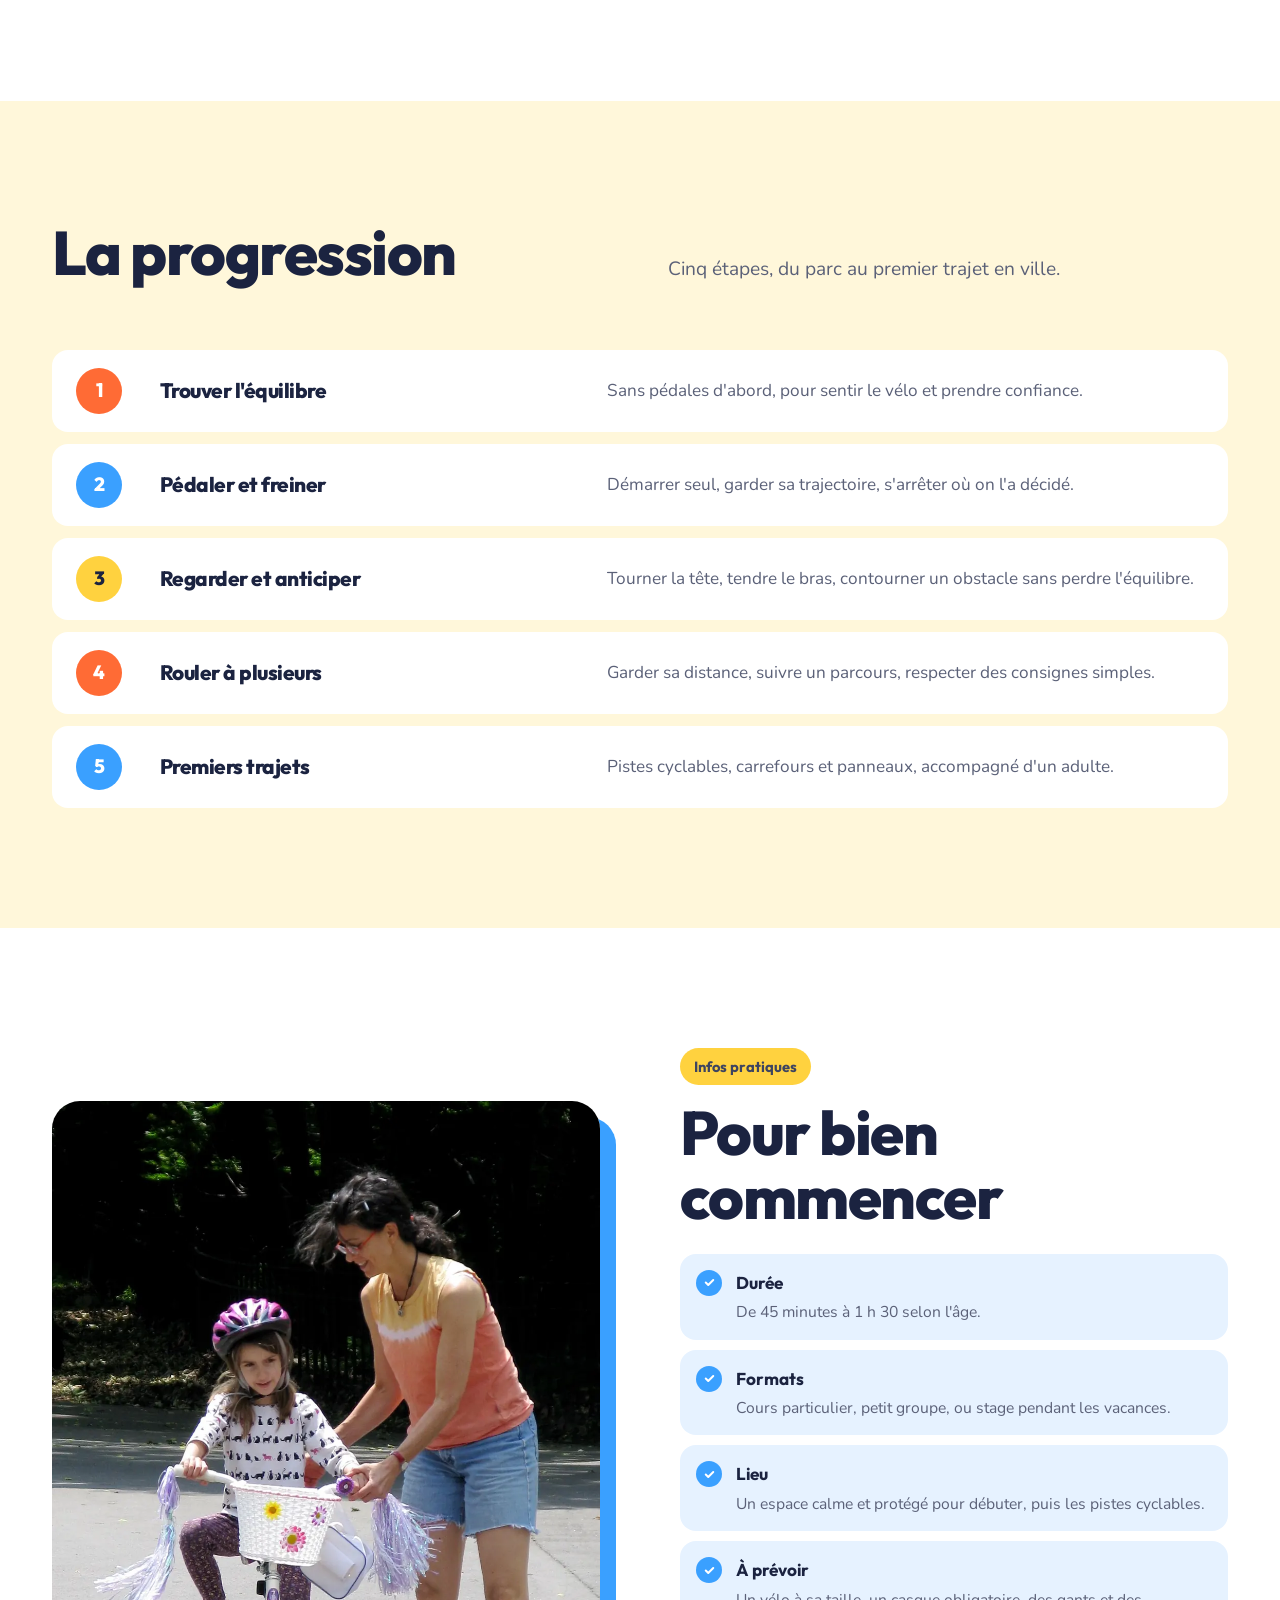
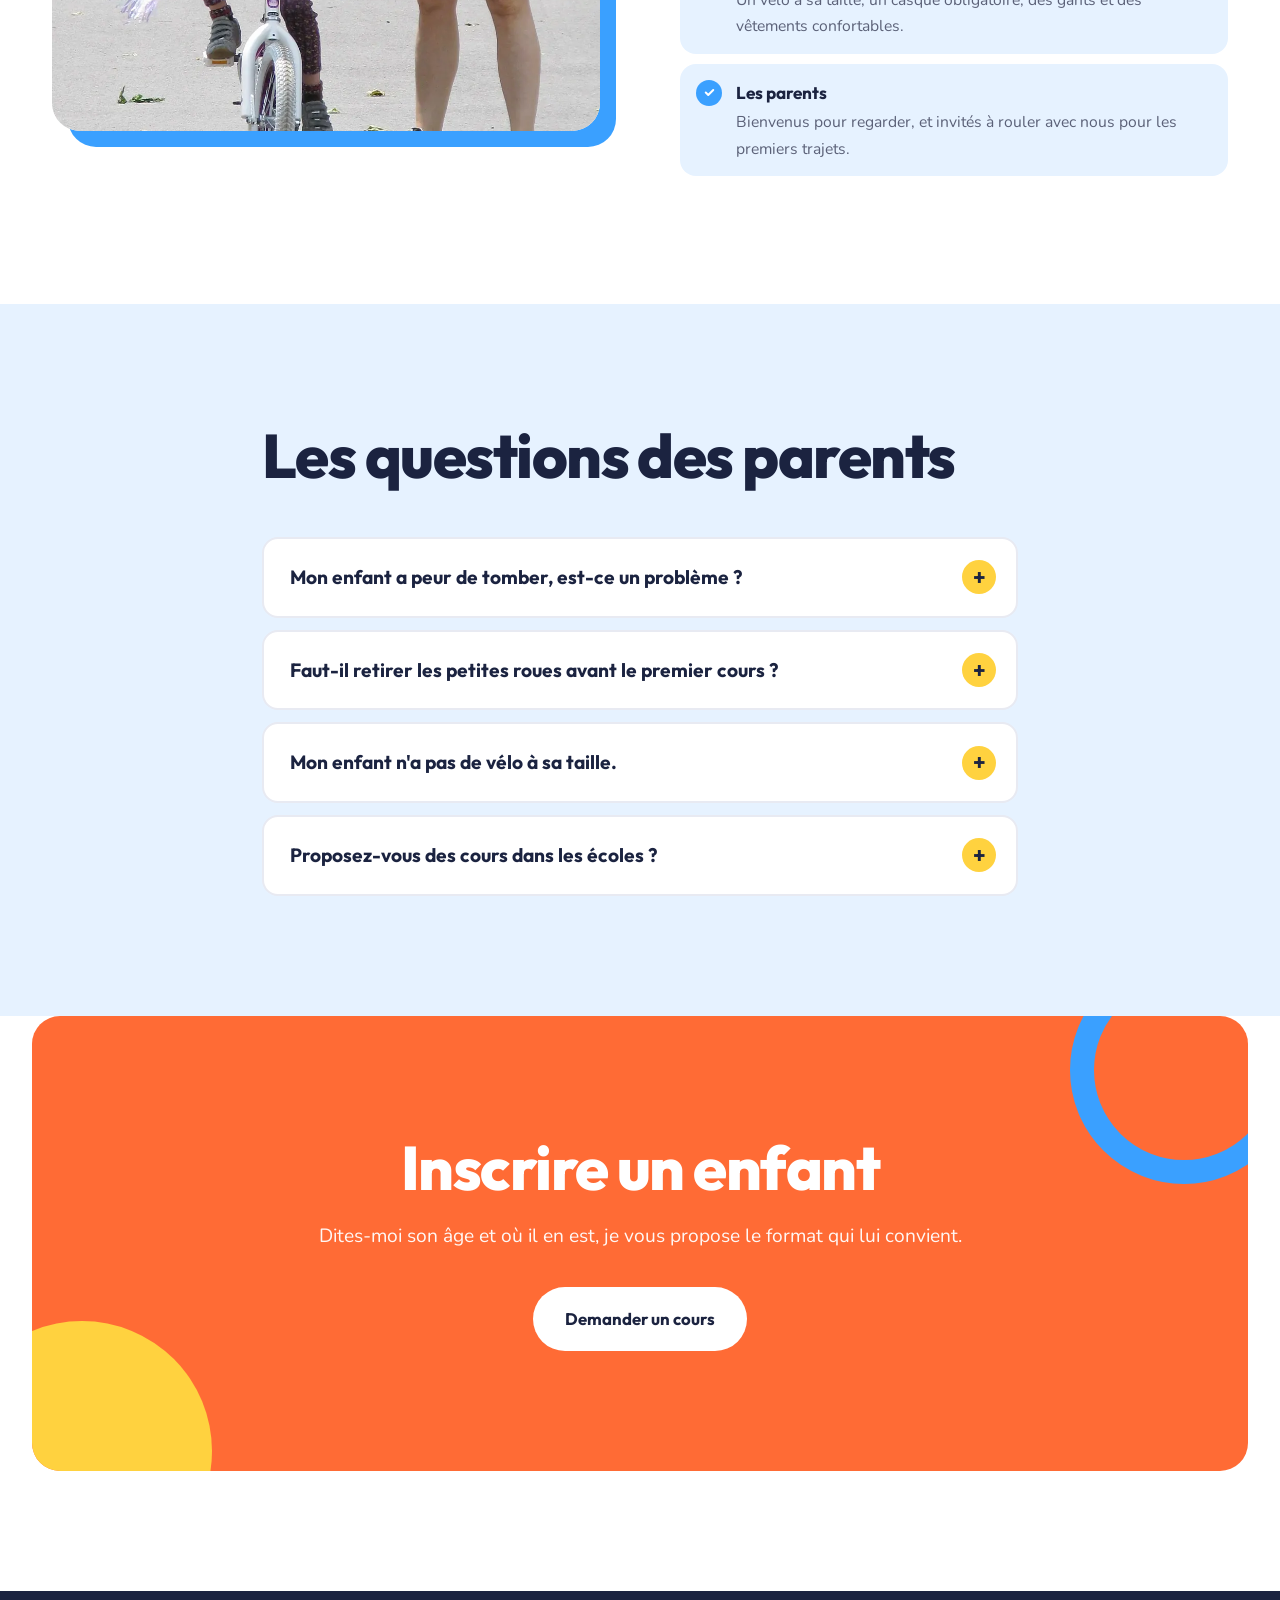
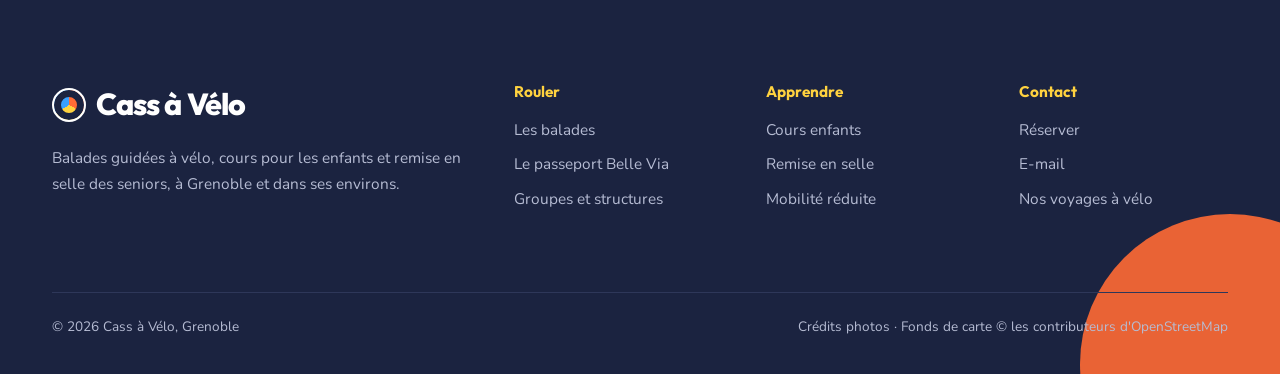
<file: enfants.html>
<!DOCTYPE html>
<html lang="fr">
<head>
<meta charset="utf-8">
<meta name="viewport" content="width=device-width, initial-scale=1">
<title>Cours de vélo pour enfants à Grenoble | Cass à Vélo</title>
<meta name="description" content="Cours de vélo pour enfants à Grenoble&nbsp;: équilibre, freinage, circulation, en petit groupe ou en cours particulier, casque obligatoire.">
<link rel="canonical" href="https://splintersteph.github.io/cass-velo/enfants.html">
<meta property="og:type" content="website">
<meta property="og:locale" content="fr_FR">
<meta property="og:title" content="Cours de vélo pour enfants à Grenoble | Cass à Vélo">
<meta property="og:description" content="Cours de vélo pour enfants à Grenoble&nbsp;: équilibre, freinage, circulation, en petit groupe ou en cours particulier, casque obligatoire.">
<meta property="og:url" content="https://splintersteph.github.io/cass-velo/enfants.html">
<meta property="og:image" content="https://splintersteph.github.io/cass-velo/img/c-012.webp">
<meta name="twitter:card" content="summary_large_image">
<meta name="theme-color" content="#FF6B35">
<link rel="icon" href="data:image/svg+xml,%3Csvg xmlns='http://www.w3.org/2000/svg' viewBox='0 0 32 32'%3E%3Crect width='32' height='32' rx='4' fill='%231c1f1d'/%3E%3Ctext x='16' y='23' font-family='Georgia' font-size='20' fill='white' text-anchor='middle'%3EC%3C/text%3E%3C/svg%3E">
<link rel="preconnect" href="https://fonts.googleapis.com">
<link rel="preconnect" href="https://fonts.gstatic.com" crossorigin>
<link href="https://fonts.googleapis.com/css2?family=Outfit:wght@500;600;700;800&family=Nunito:wght@400;600;700&display=swap" rel="stylesheet">
<link rel="stylesheet" href="style.css">
</head>
<body>
<header class="tete"><div class="wrap">
  <a class="marque" href="index.html">Cass à Vélo</a>
  <button class="burger" aria-label="Ouvrir le menu" aria-expanded="false"><svg viewBox="0 0 24 24" fill="none" stroke="currentColor" stroke-width="1.6" stroke-linecap="round"><path d="M4 8h16M4 16h16"/></svg></button>
  <nav aria-label="Navigation principale"><ul class="menu"><li><a href="balades.html">Balades</a></li><li><a href="enfants.html" aria-current=page>Enfants</a></li><li><a href="seniors.html">Seniors</a></li><li><a href="groupes.html">Groupes</a></li><li><a href="index.html#contact">Réserver</a></li></ul></nav>
</div></header>
<main>

<section class="entete-page"><div class="wrap">
  <div class="titre"><div><p class="surtitre">Cours enfants</p><h1>Apprendre à rouler, en confiance</h1></div><p class="chapeau">Des cours ludiques et progressifs, en petit groupe ou en cours particulier, pour que votre enfant gagne en équilibre, en assurance et en autonomie.</p></div>
  <div class="grande"><img src="img/c-012.webp" alt="Des enfants casqués à vélo sur une piste cyclable"></div>
</div></section>
<section class="section" style="padding-top:96px"><div class="wrap">
  <div class="tete-section"><h2 class="apparait">Selon l'âge</h2><p class="chapeau">Chaque enfant avance à son rythme. Ces repères servent à composer les groupes, pas à mettre la pression.</p></div>
  <div class="cartes">
    <div class="carte apparait"><p class="age">Dès 4 ans</p><h3>Premiers tours de roue</h3><p>L'équilibre d'abord, sans pédales, puis les premiers coups de pédale et le freinage. Des séances courtes, sous forme de jeux.</p></div>
    <div class="carte apparait"><p class="age">De 6 à 11 ans</p><h3>Savoir rouler</h3><p>Dans l'esprit du programme national «&nbsp;Savoir rouler à vélo&nbsp;»&nbsp;: maîtriser son vélo, puis découvrir la circulation, jusqu'aux premiers trajets accompagnés.</p></div>
    <div class="carte apparait"><p class="age">Dès 11 ans</p><h3>Rouler en autonomie</h3><p>Aller au collège à vélo, préparer un itinéraire, rouler en groupe&nbsp;: gagner la confiance qui permet de partir seul.</p></div>
  </div>
</div></section>
<section class="section section-blanche"><div class="wrap">
  <div class="tete-section"><h2 class="apparait">La progression</h2><p class="chapeau">Cinq étapes, du parc au premier trajet en ville.</p></div>
  <ol class="progression"><li><h3>Trouver l'équilibre</h3><p>Sans pédales d'abord, pour sentir le vélo et prendre confiance.</p></li><li><h3>Pédaler et freiner</h3><p>Démarrer seul, garder sa trajectoire, s'arrêter où on l'a décidé.</p></li><li><h3>Regarder et anticiper</h3><p>Tourner la tête, tendre le bras, contourner un obstacle sans perdre l'équilibre.</p></li><li><h3>Rouler à plusieurs</h3><p>Garder sa distance, suivre un parcours, respecter des consignes simples.</p></li><li><h3>Premiers trajets</h3><p>Pistes cyclables, carrefours et panneaux, accompagné d'un adulte.</p></li></ol>
</div></section>
<section class="section"><div class="wrap duo">
  <img class="apparait" src="img/c-000.webp" alt="Une maman aide sa fille casquée à trouver l'équilibre" loading="lazy">
  <div>
    <p class="surtitre">Infos pratiques</p>
    <h2>Pour bien commencer</h2>
    <ul class="liste-fine">
      <li><strong>Durée</strong><span>De 45 minutes à 1 h 30 selon l'âge.</span></li>
      <li><strong>Formats</strong><span>Cours particulier, petit groupe, ou stage pendant les vacances.</span></li>
      <li><strong>Lieu</strong><span>Un espace calme et protégé pour débuter, puis les pistes cyclables.</span></li>
      <li><strong>À prévoir</strong><span>Un vélo à sa taille, un casque obligatoire, des gants et des vêtements confortables.</span></li>
      <li><strong>Les parents</strong><span>Bienvenus pour regarder, et invités à rouler avec nous pour les premiers trajets.</span></li>
    </ul>
  </div>
</div></section>
<section class="section section-pierre"><div class="wrap etroit">
  <h2 class="apparait" style="margin-bottom:48px">Les questions des parents</h2>
  <div class="faq"><details><summary>Mon enfant a peur de tomber, est-ce un problème&nbsp;?</summary><p>Pas du tout. On commence sans pédales et très près du sol, pour que la confiance vienne avant la vitesse. On ne passe à l'étape suivante que lorsque l'enfant se sent prêt.</p></details><details><summary>Faut-il retirer les petites roues avant le premier cours&nbsp;?</summary><p>Pas nécessairement&nbsp;: on s'en occupe ensemble pendant le cours.</p></details><details><summary>Mon enfant n'a pas de vélo à sa taille.</summary><p>Dites-le-moi&nbsp;: on cherche une solution ensemble, y compris par la location.</p></details><details><summary>Proposez-vous des cours dans les écoles&nbsp;?</summary><p>Oui, sur demande des écoles et des centres de loisirs. Voir la page Groupes et structures.</p></details></div>
</div></section>
<section class="section section-pierre appel"><div class="wrap">
  <h2 class="apparait">Inscrire un enfant</h2><p class="chapeau">Dites-moi son âge et où il en est, je vous propose le format qui lui convient.</p>
  <div class="actions"><a class="btn btn-plein" href="index.html?demande=enfant#contact">Demander un cours</a></div>
</div></section>

</main>
<footer class="pied"><div class="wrap">
  <div><a class="marque" href="index.html">Cass à Vélo</a><p>Balades guidées à vélo, cours pour les enfants et remise en selle des seniors, à Grenoble et dans ses environs.</p></div>
  <div><strong>Rouler</strong><ul><li><a href="balades.html">Les balades</a></li><li><a href="passeport.html">Le passeport Belle Via</a></li><li><a href="groupes.html">Groupes et structures</a></li></ul></div>
  <div><strong>Apprendre</strong><ul><li><a href="enfants.html">Cours enfants</a></li><li><a href="seniors.html">Remise en selle</a></li><li><a href="seniors.html#mobilite">Mobilité réduite</a></li></ul></div>
  <div><strong>Contact</strong><ul><li><a href="index.html#contact">Réserver</a></li><li><a class="lien-mail" href="#">E-mail</a></li><li><a href="https://thequietadventure.com/" target="_blank" rel="noopener">Nos voyages à vélo</a></li></ul></div>
  <p class="bas"><span>© <span class="annee"></span> Cass à Vélo, Grenoble</span><span><a href="credits.html">Crédits photos</a> · Fonds de carte © les contributeurs d'OpenStreetMap</span></p>
</div></footer>
<script src="donnees.js"></script>
<script src="site.js"></script>
</body>
</html>
</file>
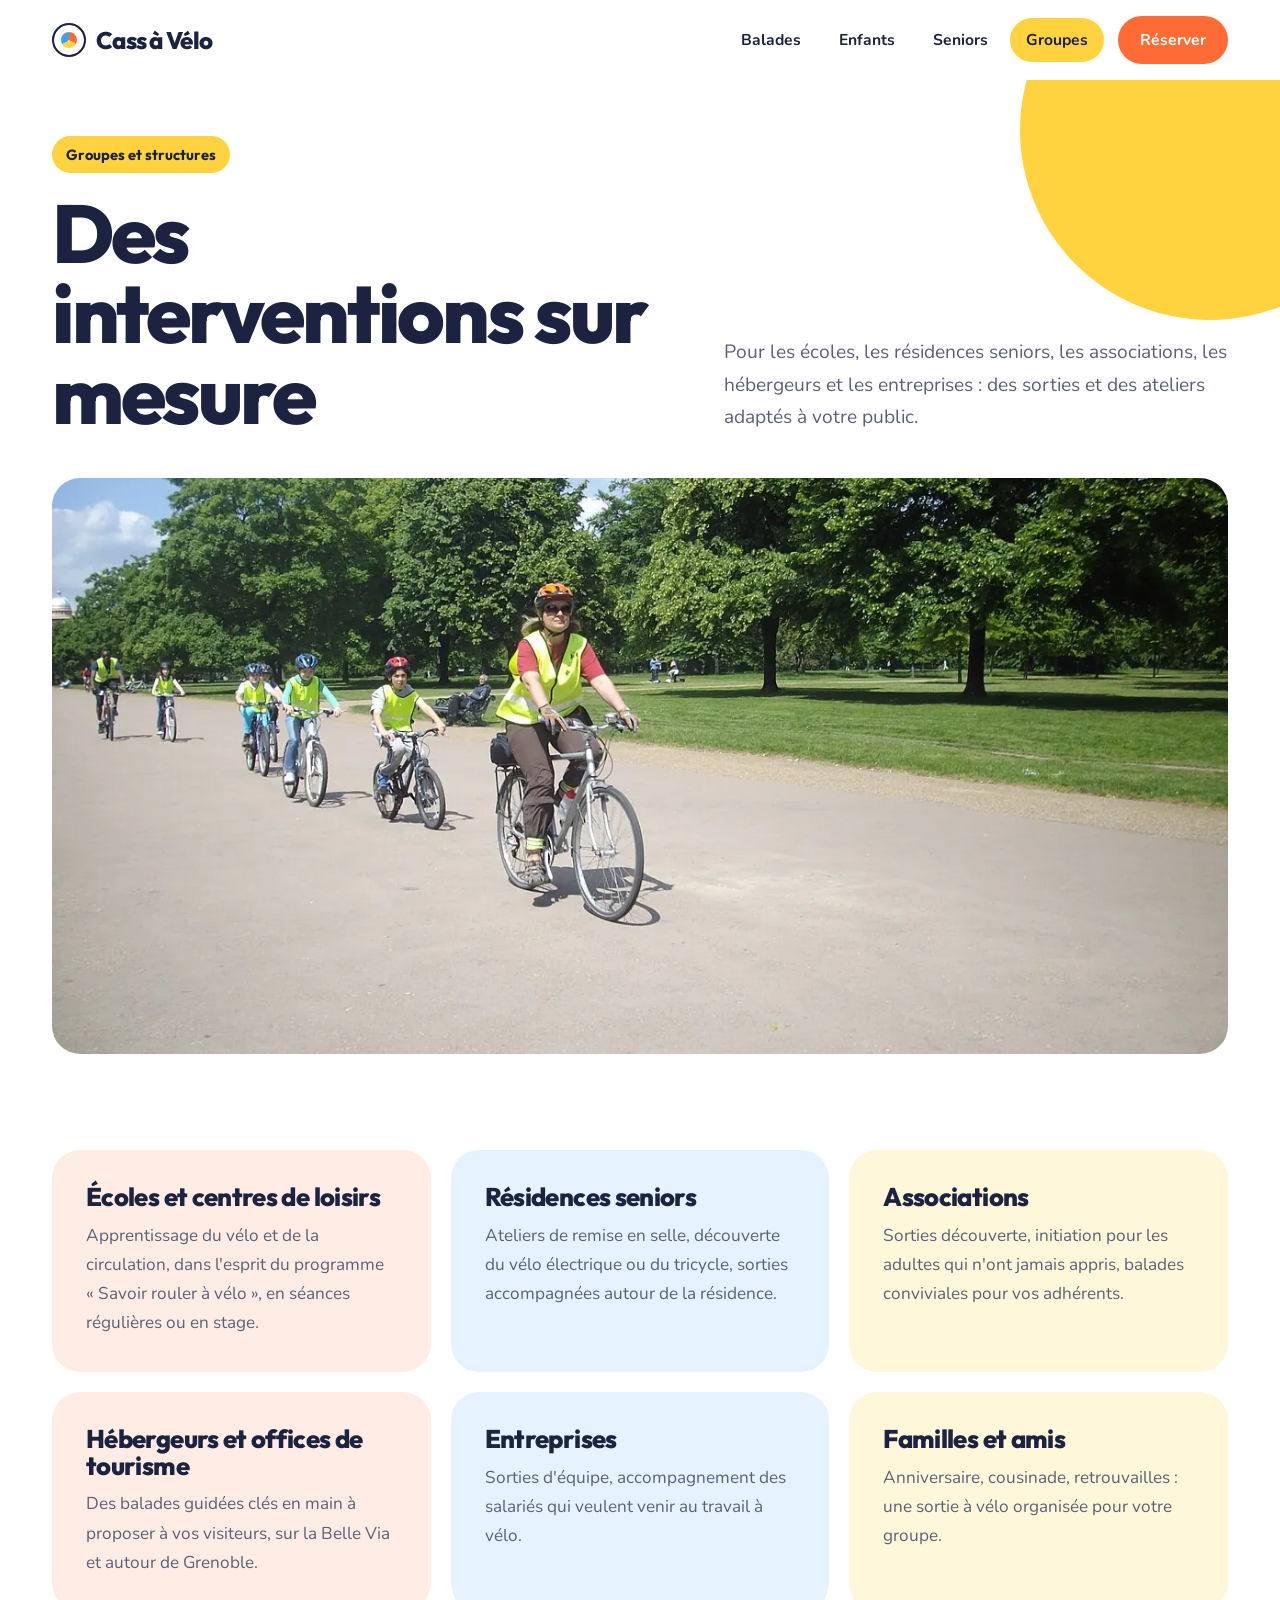
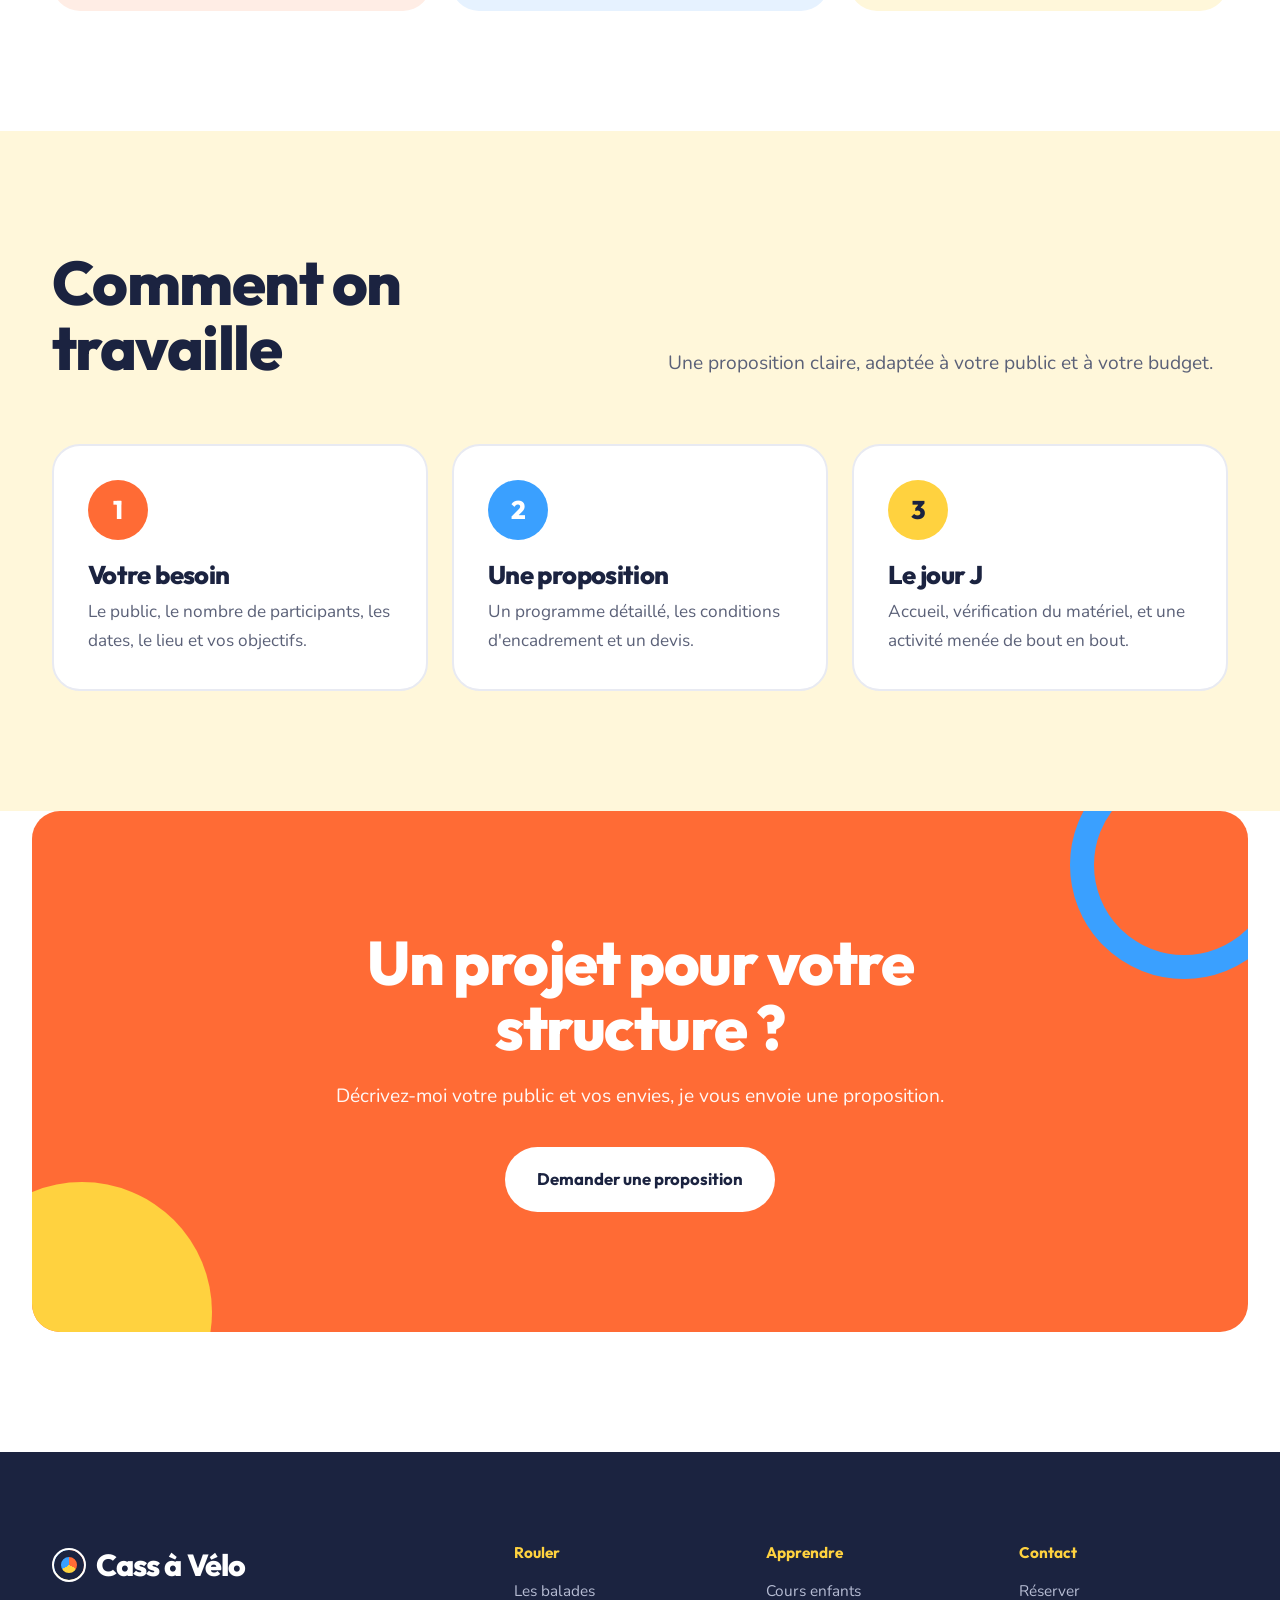
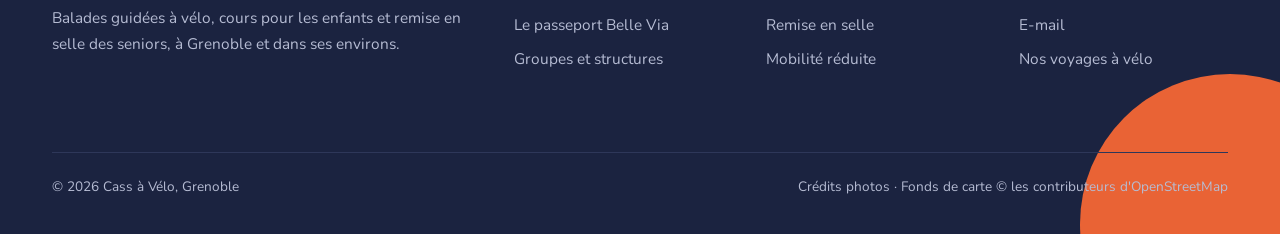
<file: groupes.html>
<!DOCTYPE html>
<html lang="fr">
<head>
<meta charset="utf-8">
<meta name="viewport" content="width=device-width, initial-scale=1">
<title>Groupes et structures | Cass à Vélo</title>
<meta name="description" content="Interventions vélo pour écoles, résidences seniors, associations, hébergeurs et entreprises autour de Grenoble.">
<link rel="canonical" href="https://splintersteph.github.io/cass-velo/groupes.html">
<meta property="og:type" content="website">
<meta property="og:locale" content="fr_FR">
<meta property="og:title" content="Groupes et structures | Cass à Vélo">
<meta property="og:description" content="Interventions vélo pour écoles, résidences seniors, associations, hébergeurs et entreprises autour de Grenoble.">
<meta property="og:url" content="https://splintersteph.github.io/cass-velo/groupes.html">
<meta property="og:image" content="https://splintersteph.github.io/cass-velo/img/c-005.webp">
<meta name="twitter:card" content="summary_large_image">
<meta name="theme-color" content="#FF6B35">
<link rel="icon" href="data:image/svg+xml,%3Csvg xmlns='http://www.w3.org/2000/svg' viewBox='0 0 32 32'%3E%3Crect width='32' height='32' rx='4' fill='%231c1f1d'/%3E%3Ctext x='16' y='23' font-family='Georgia' font-size='20' fill='white' text-anchor='middle'%3EC%3C/text%3E%3C/svg%3E">
<link rel="preconnect" href="https://fonts.googleapis.com">
<link rel="preconnect" href="https://fonts.gstatic.com" crossorigin>
<link href="https://fonts.googleapis.com/css2?family=Outfit:wght@500;600;700;800&family=Nunito:wght@400;600;700&display=swap" rel="stylesheet">
<link rel="stylesheet" href="style.css">
</head>
<body>
<header class="tete"><div class="wrap">
  <a class="marque" href="index.html">Cass à Vélo</a>
  <button class="burger" aria-label="Ouvrir le menu" aria-expanded="false"><svg viewBox="0 0 24 24" fill="none" stroke="currentColor" stroke-width="1.6" stroke-linecap="round"><path d="M4 8h16M4 16h16"/></svg></button>
  <nav aria-label="Navigation principale"><ul class="menu"><li><a href="balades.html">Balades</a></li><li><a href="enfants.html">Enfants</a></li><li><a href="seniors.html">Seniors</a></li><li><a href="groupes.html" aria-current=page>Groupes</a></li><li><a href="index.html#contact">Réserver</a></li></ul></nav>
</div></header>
<main>

<section class="entete-page"><div class="wrap">
  <div class="titre"><div><p class="surtitre">Groupes et structures</p><h1>Des interventions sur mesure</h1></div><p class="chapeau">Pour les écoles, les résidences seniors, les associations, les hébergeurs et les entreprises&nbsp;: des sorties et des ateliers adaptés à votre public.</p></div>
  <div class="grande"><img src="img/c-005.webp" alt="Une sortie d'enfants casqués encadrée par une animatrice"></div>
</div></section>
<section class="section" style="padding-top:96px"><div class="wrap">
  <div class="publics">
    <div class="public apparait"><h3>Écoles et centres de loisirs</h3><p>Apprentissage du vélo et de la circulation, dans l'esprit du programme «&nbsp;Savoir rouler à vélo », en séances régulières ou en stage.</p></div>
    <div class="public apparait"><h3>Résidences seniors</h3><p>Ateliers de remise en selle, découverte du vélo électrique ou du tricycle, sorties accompagnées autour de la résidence.</p></div>
    <div class="public apparait"><h3>Associations</h3><p>Sorties découverte, initiation pour les adultes qui n'ont jamais appris, balades conviviales pour vos adhérents.</p></div>
    <div class="public apparait"><h3>Hébergeurs et offices de tourisme</h3><p>Des balades guidées clés en main à proposer à vos visiteurs, sur la Belle Via et autour de Grenoble.</p></div>
    <div class="public apparait"><h3>Entreprises</h3><p>Sorties d'équipe, accompagnement des salariés qui veulent venir au travail à vélo.</p></div>
    <div class="public apparait"><h3>Familles et amis</h3><p>Anniversaire, cousinade, retrouvailles&nbsp;: une sortie à vélo organisée pour votre groupe.</p></div>
  </div>
</div></section>
<section class="section section-blanche"><div class="wrap">
  <div class="tete-section"><h2 class="apparait">Comment on travaille</h2><p class="chapeau">Une proposition claire, adaptée à votre public et à votre budget.</p></div>
  <div class="etapes">
    <div class="etape apparait"><h3>Votre besoin</h3><p>Le public, le nombre de participants, les dates, le lieu et vos objectifs.</p></div>
    <div class="etape apparait"><h3>Une proposition</h3><p>Un programme détaillé, les conditions d'encadrement et un devis.</p></div>
    <div class="etape apparait"><h3>Le jour J</h3><p>Accueil, vérification du matériel, et une activité menée de bout en bout.</p></div>
  </div>
</div></section>
<section class="section section-pierre appel"><div class="wrap">
  <h2 class="apparait">Un projet pour votre structure&nbsp;?</h2><p class="chapeau">Décrivez-moi votre public et vos envies, je vous envoie une proposition.</p>
  <div class="actions"><a class="btn btn-plein" href="index.html?demande=groupe#contact">Demander une proposition</a></div>
</div></section>

</main>
<footer class="pied"><div class="wrap">
  <div><a class="marque" href="index.html">Cass à Vélo</a><p>Balades guidées à vélo, cours pour les enfants et remise en selle des seniors, à Grenoble et dans ses environs.</p></div>
  <div><strong>Rouler</strong><ul><li><a href="balades.html">Les balades</a></li><li><a href="passeport.html">Le passeport Belle Via</a></li><li><a href="groupes.html">Groupes et structures</a></li></ul></div>
  <div><strong>Apprendre</strong><ul><li><a href="enfants.html">Cours enfants</a></li><li><a href="seniors.html">Remise en selle</a></li><li><a href="seniors.html#mobilite">Mobilité réduite</a></li></ul></div>
  <div><strong>Contact</strong><ul><li><a href="index.html#contact">Réserver</a></li><li><a class="lien-mail" href="#">E-mail</a></li><li><a href="https://thequietadventure.com/" target="_blank" rel="noopener">Nos voyages à vélo</a></li></ul></div>
  <p class="bas"><span>© <span class="annee"></span> Cass à Vélo, Grenoble</span><span><a href="credits.html">Crédits photos</a> · Fonds de carte © les contributeurs d'OpenStreetMap</span></p>
</div></footer>
<script src="donnees.js"></script>
<script src="site.js"></script>
</body>
</html>
</file>
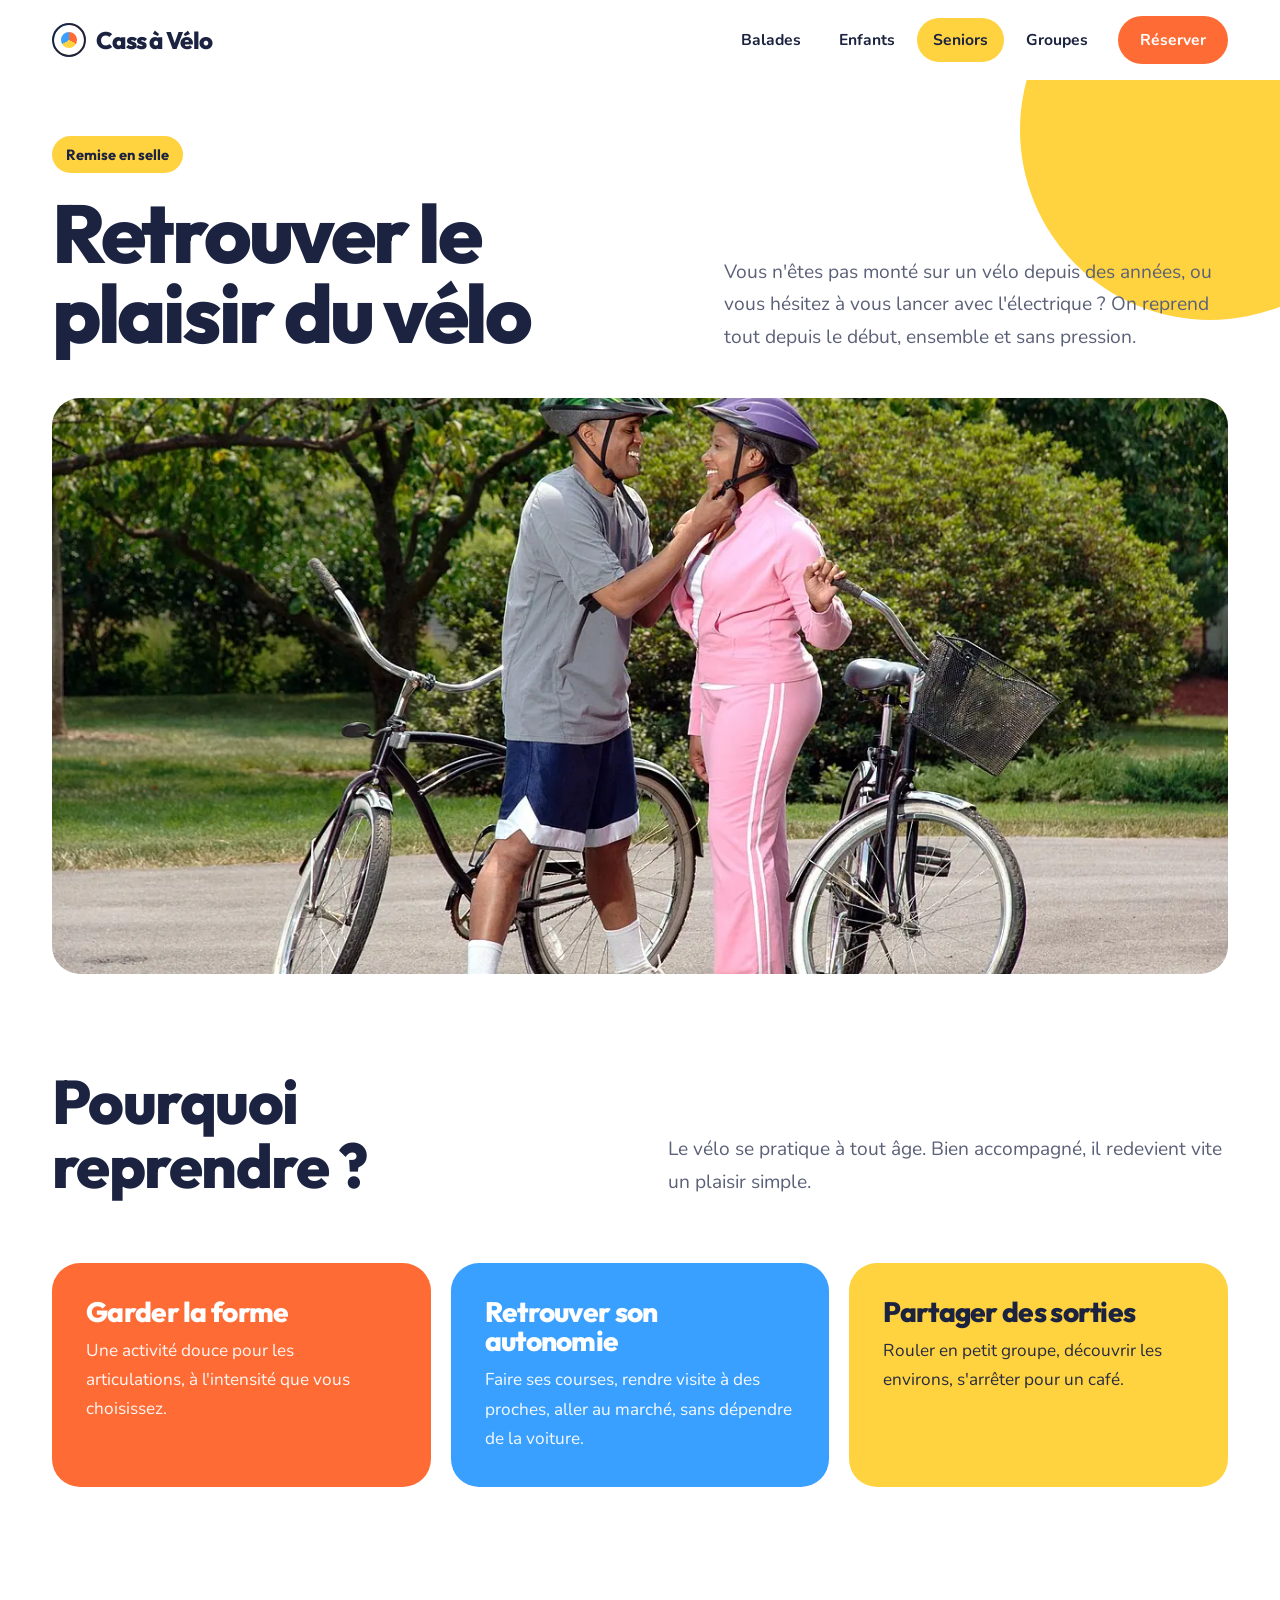
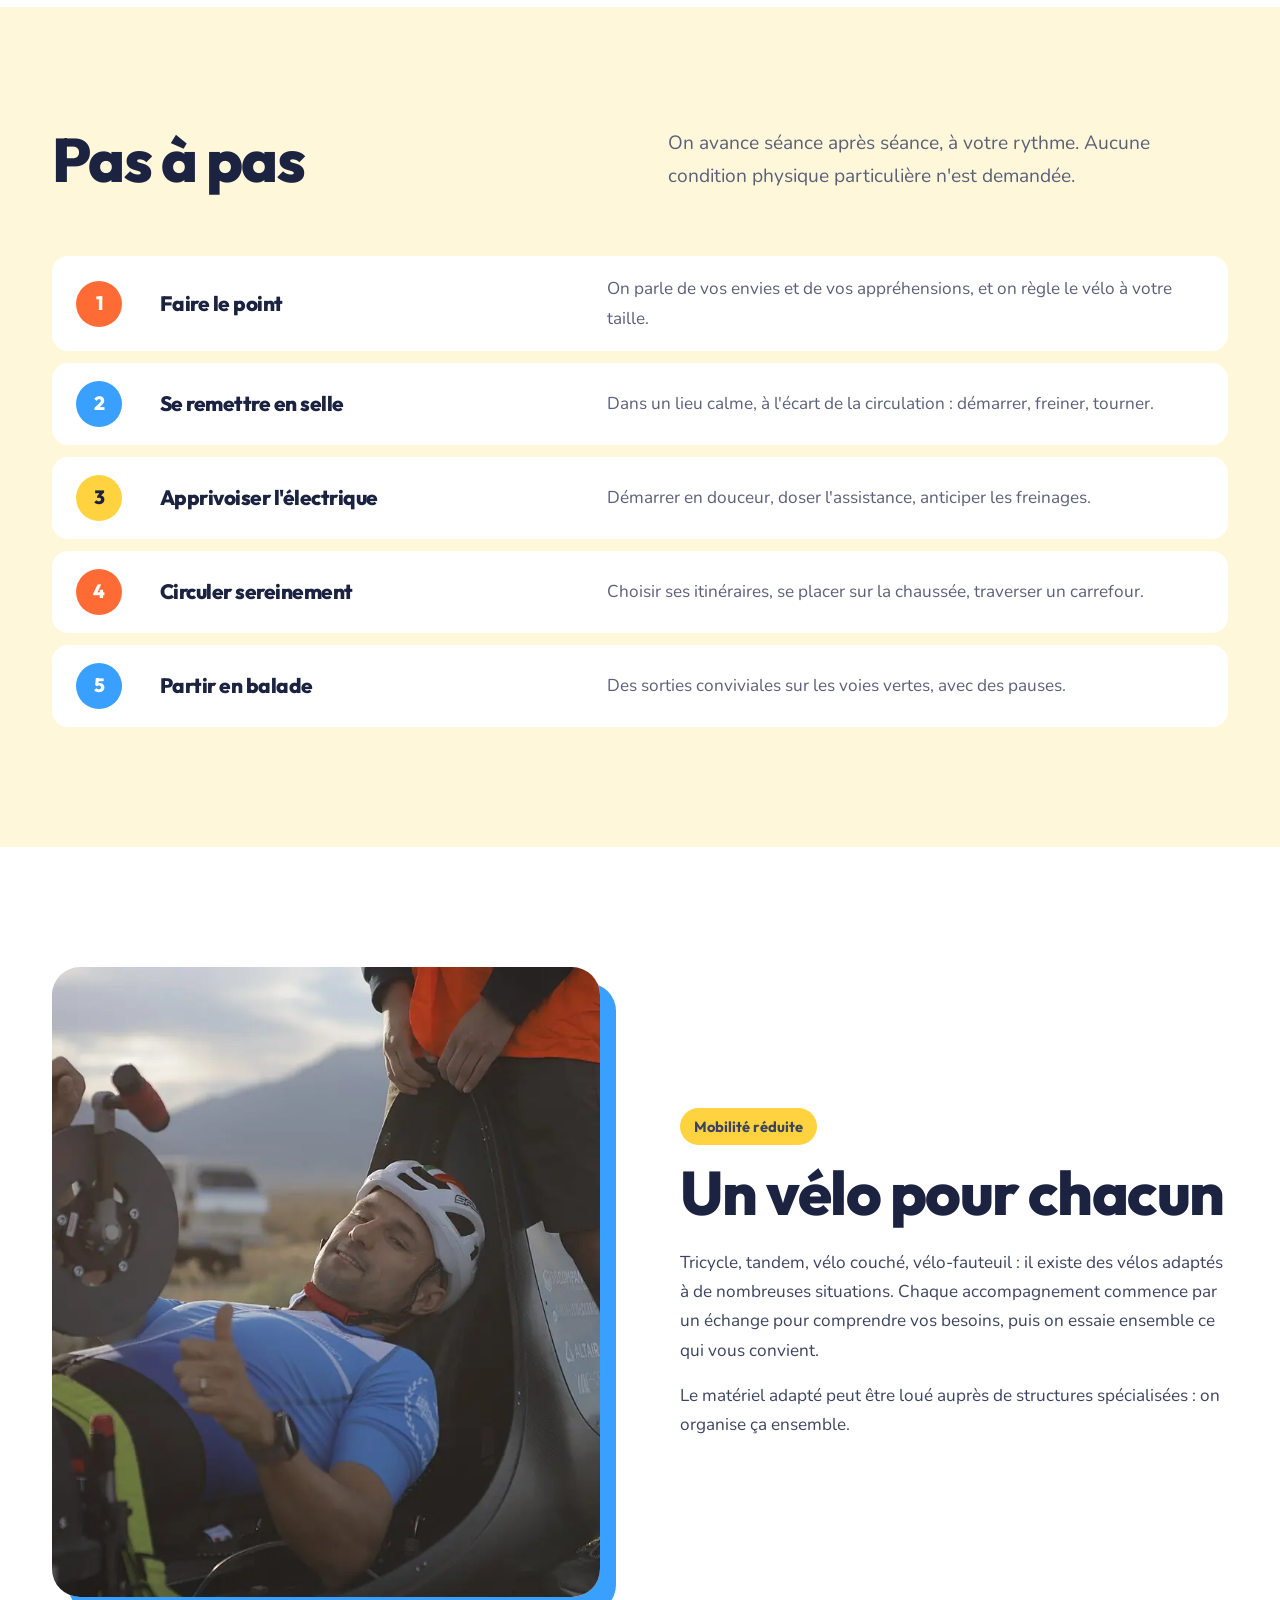
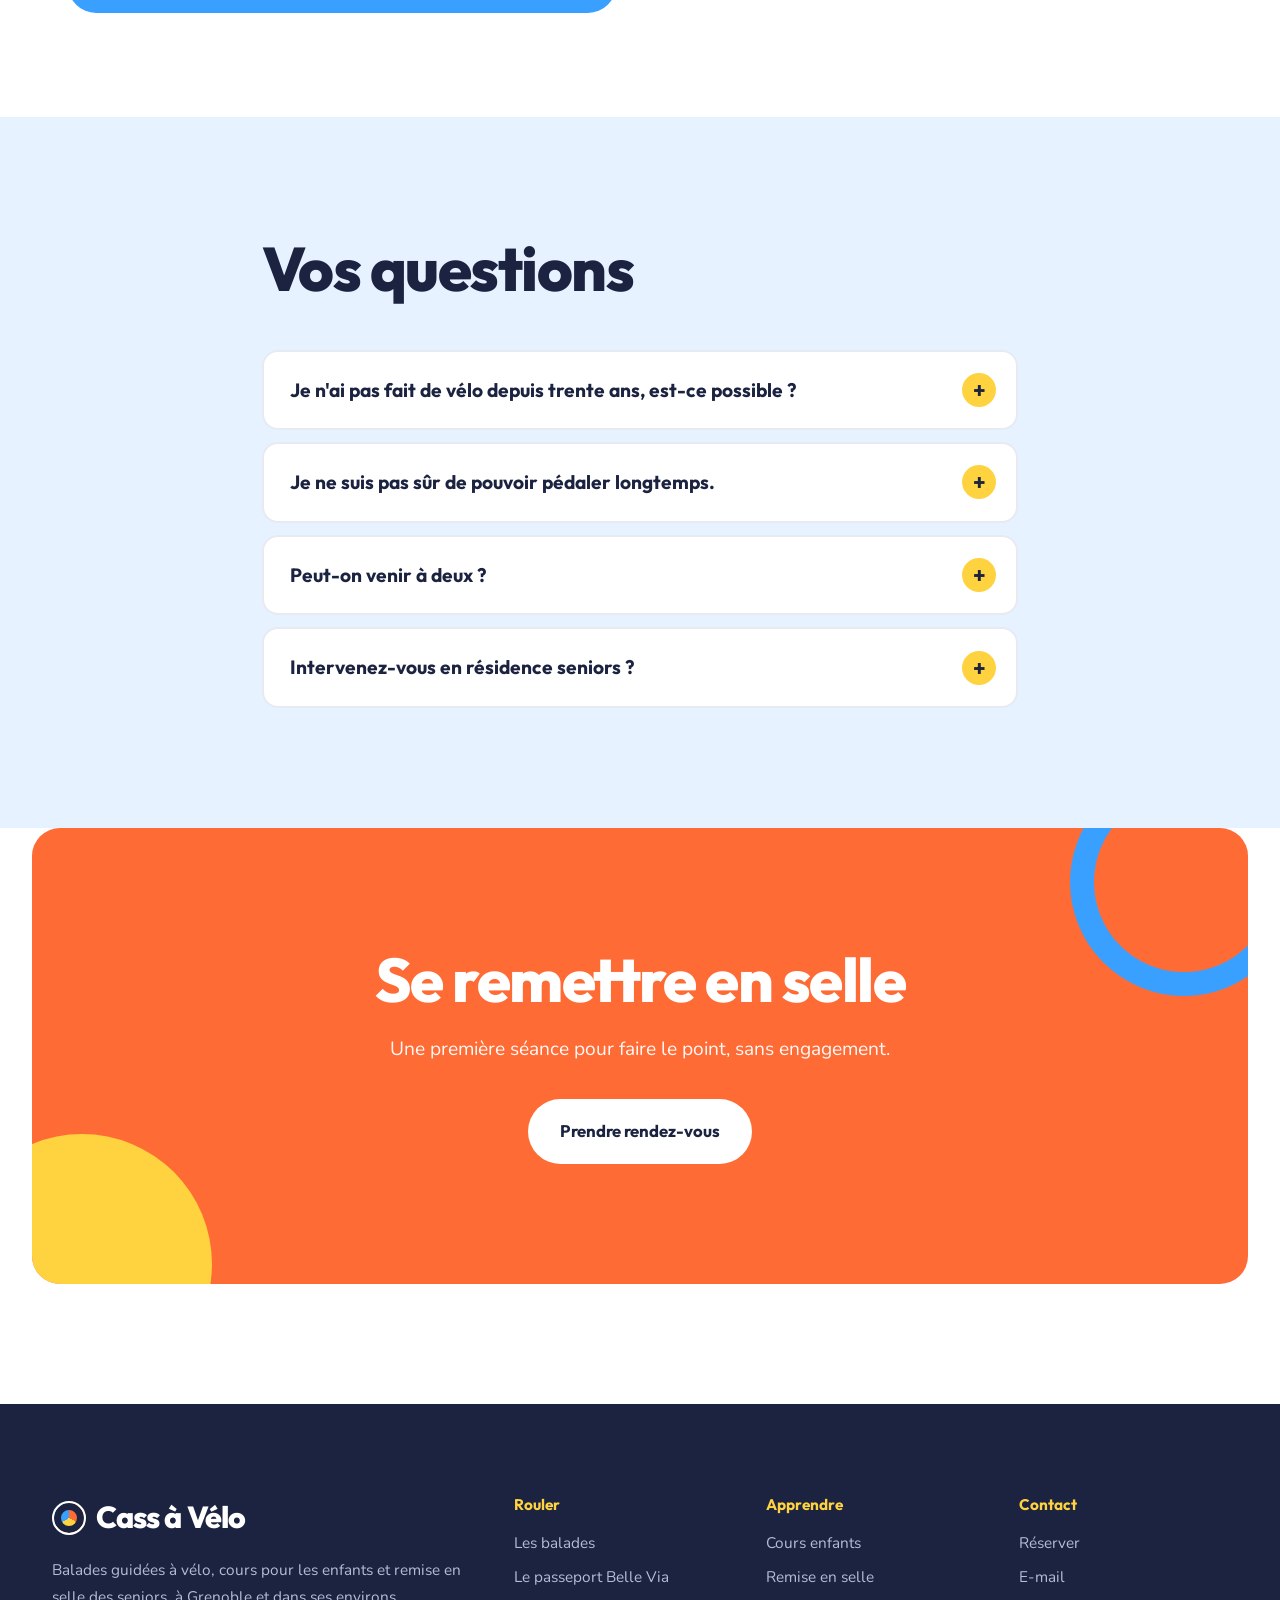
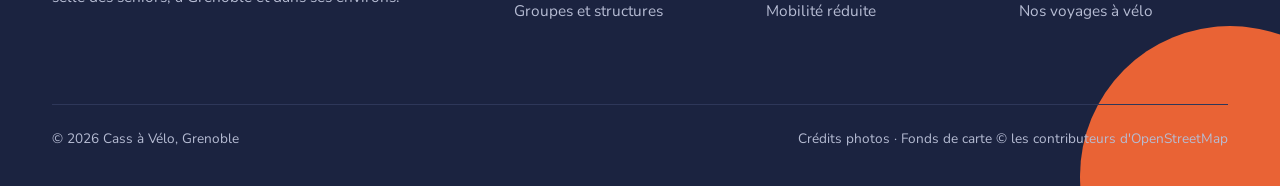
<file: seniors.html>
<!DOCTYPE html>
<html lang="fr">
<head>
<meta charset="utf-8">
<meta name="viewport" content="width=device-width, initial-scale=1">
<title>Remise en selle des seniors à Grenoble | Cass à Vélo</title>
<meta name="description" content="Reprendre le vélo à Grenoble après des années&nbsp;: séances de remise en selle pour seniors, découverte du vélo électrique, vélos adaptés.">
<link rel="canonical" href="https://splintersteph.github.io/cass-velo/seniors.html">
<meta property="og:type" content="website">
<meta property="og:locale" content="fr_FR">
<meta property="og:title" content="Remise en selle des seniors à Grenoble | Cass à Vélo">
<meta property="og:description" content="Reprendre le vélo à Grenoble après des années&nbsp;: séances de remise en selle pour seniors, découverte du vélo électrique, vélos adaptés.">
<meta property="og:url" content="https://splintersteph.github.io/cass-velo/seniors.html">
<meta property="og:image" content="https://splintersteph.github.io/cass-velo/img/c-074.webp">
<meta name="twitter:card" content="summary_large_image">
<meta name="theme-color" content="#FF6B35">
<link rel="icon" href="data:image/svg+xml,%3Csvg xmlns='http://www.w3.org/2000/svg' viewBox='0 0 32 32'%3E%3Crect width='32' height='32' rx='4' fill='%231c1f1d'/%3E%3Ctext x='16' y='23' font-family='Georgia' font-size='20' fill='white' text-anchor='middle'%3EC%3C/text%3E%3C/svg%3E">
<link rel="preconnect" href="https://fonts.googleapis.com">
<link rel="preconnect" href="https://fonts.gstatic.com" crossorigin>
<link href="https://fonts.googleapis.com/css2?family=Outfit:wght@500;600;700;800&family=Nunito:wght@400;600;700&display=swap" rel="stylesheet">
<link rel="stylesheet" href="style.css">
</head>
<body>
<header class="tete"><div class="wrap">
  <a class="marque" href="index.html">Cass à Vélo</a>
  <button class="burger" aria-label="Ouvrir le menu" aria-expanded="false"><svg viewBox="0 0 24 24" fill="none" stroke="currentColor" stroke-width="1.6" stroke-linecap="round"><path d="M4 8h16M4 16h16"/></svg></button>
  <nav aria-label="Navigation principale"><ul class="menu"><li><a href="balades.html">Balades</a></li><li><a href="enfants.html">Enfants</a></li><li><a href="seniors.html" aria-current=page>Seniors</a></li><li><a href="groupes.html">Groupes</a></li><li><a href="index.html#contact">Réserver</a></li></ul></nav>
</div></header>
<main>

<section class="entete-page"><div class="wrap">
  <div class="titre"><div><p class="surtitre">Remise en selle</p><h1>Retrouver le plaisir du vélo</h1></div><p class="chapeau">Vous n'êtes pas monté sur un vélo depuis des années, ou vous hésitez à vous lancer avec l'électrique&nbsp;? On reprend tout depuis le début, ensemble et sans pression.</p></div>
  <div class="grande"><img src="img/c-074.webp" alt="Deux adultes ajustent leurs casques avant une sortie à vélo"></div>
</div></section>
<section class="section" style="padding-top:96px"><div class="wrap">
  <div class="tete-section"><h2 class="apparait">Pourquoi reprendre&nbsp;?</h2><p class="chapeau">Le vélo se pratique à tout âge. Bien accompagné, il redevient vite un plaisir simple.</p></div>
  <div class="cartes">
    <div class="carte apparait"><h3>Garder la forme</h3><p>Une activité douce pour les articulations, à l'intensité que vous choisissez.</p></div>
    <div class="carte apparait"><h3>Retrouver son autonomie</h3><p>Faire ses courses, rendre visite à des proches, aller au marché, sans dépendre de la voiture.</p></div>
    <div class="carte apparait"><h3>Partager des sorties</h3><p>Rouler en petit groupe, découvrir les environs, s'arrêter pour un café.</p></div>
  </div>
</div></section>
<section class="section section-blanche"><div class="wrap">
  <div class="tete-section"><h2 class="apparait">Pas à pas</h2><p class="chapeau">On avance séance après séance, à votre rythme. Aucune condition physique particulière n'est demandée.</p></div>
  <ol class="progression"><li><h3>Faire le point</h3><p>On parle de vos envies et de vos appréhensions, et on règle le vélo à votre taille.</p></li><li><h3>Se remettre en selle</h3><p>Dans un lieu calme, à l'écart de la circulation&nbsp;: démarrer, freiner, tourner.</p></li><li><h3>Apprivoiser l'électrique</h3><p>Démarrer en douceur, doser l'assistance, anticiper les freinages.</p></li><li><h3>Circuler sereinement</h3><p>Choisir ses itinéraires, se placer sur la chaussée, traverser un carrefour.</p></li><li><h3>Partir en balade</h3><p>Des sorties conviviales sur les voies vertes, avec des pauses.</p></li></ol>
</div></section>
<section class="section" id="mobilite"><div class="wrap duo">
  <img class="apparait" src="img/c-044.webp" alt="Un cycliste casqué souriant dans son handbike" loading="lazy">
  <div>
    <p class="surtitre">Mobilité réduite</p>
    <h2>Un vélo pour chacun</h2>
    <p>Tricycle, tandem, vélo couché, vélo-fauteuil&nbsp;: il existe des vélos adaptés à de nombreuses situations. Chaque accompagnement commence par un échange pour comprendre vos besoins, puis on essaie ensemble ce qui vous convient.</p>
    <p>Le matériel adapté peut être loué auprès de structures spécialisées&nbsp;: on organise ça ensemble.</p>
  </div>
</div></section>
<section class="section section-pierre"><div class="wrap etroit">
  <h2 class="apparait" style="margin-bottom:48px">Vos questions</h2>
  <div class="faq"><details><summary>Je n'ai pas fait de vélo depuis trente ans, est-ce possible&nbsp;?</summary><p>Oui, c'est exactement pour cela que ces séances existent. On recommence tout depuis le début, dans un endroit calme.</p></details><details><summary>Je ne suis pas sûr de pouvoir pédaler longtemps.</summary><p>Le vélo à assistance électrique est fait pour vous. Et on adapte toujours la durée et la distance à chaque séance.</p></details><details><summary>Peut-on venir à deux&nbsp;?</summary><p>Bien sûr, à deux ou en petit groupe d'amis&nbsp;: c'est souvent plus motivant.</p></details><details><summary>Intervenez-vous en résidence seniors&nbsp;?</summary><p>Oui, sur demande. Voir la page Groupes et structures.</p></details></div>
</div></section>
<section class="section section-pierre appel"><div class="wrap">
  <h2 class="apparait">Se remettre en selle</h2><p class="chapeau">Une première séance pour faire le point, sans engagement.</p>
  <div class="actions"><a class="btn btn-plein" href="index.html?demande=senior#contact">Prendre rendez-vous</a></div>
</div></section>

</main>
<footer class="pied"><div class="wrap">
  <div><a class="marque" href="index.html">Cass à Vélo</a><p>Balades guidées à vélo, cours pour les enfants et remise en selle des seniors, à Grenoble et dans ses environs.</p></div>
  <div><strong>Rouler</strong><ul><li><a href="balades.html">Les balades</a></li><li><a href="passeport.html">Le passeport Belle Via</a></li><li><a href="groupes.html">Groupes et structures</a></li></ul></div>
  <div><strong>Apprendre</strong><ul><li><a href="enfants.html">Cours enfants</a></li><li><a href="seniors.html">Remise en selle</a></li><li><a href="seniors.html#mobilite">Mobilité réduite</a></li></ul></div>
  <div><strong>Contact</strong><ul><li><a href="index.html#contact">Réserver</a></li><li><a class="lien-mail" href="#">E-mail</a></li><li><a href="https://thequietadventure.com/" target="_blank" rel="noopener">Nos voyages à vélo</a></li></ul></div>
  <p class="bas"><span>© <span class="annee"></span> Cass à Vélo, Grenoble</span><span><a href="credits.html">Crédits photos</a> · Fonds de carte © les contributeurs d'OpenStreetMap</span></p>
</div></footer>
<script src="donnees.js"></script>
<script src="site.js"></script>
</body>
</html>
</file>
<file: style.css>
/* Cass à Vélo — pop et joyeux */
:root{
  --orange:#FF6B35;
  --bleu:#3AA0FF;
  --jaune:#FFD23F;
  --encre:#1B2340;
  --gris:#5B6178;
  --blanc:#ffffff;
  --fond:#ffffff;
  --orange-pale:#FFEDE5;
  --bleu-pale:#E6F2FF;
  --jaune-pale:#FFF7DA;
  --trait:#E8EAF2;
  --titre:"Outfit",system-ui,sans-serif;
  --corps:"Nunito",system-ui,sans-serif;
  --r:28px;
  --r-petit:16px;
}
*{box-sizing:border-box;margin:0;padding:0}
html{scroll-behavior:smooth}
@media (prefers-reduced-motion:reduce){html{scroll-behavior:auto}*{transition:none!important;animation:none!important}}
body{font-family:var(--corps);font-size:1.075rem;line-height:1.7;color:var(--encre);background:var(--fond);-webkit-font-smoothing:antialiased;overflow-x:hidden}
img{display:block;max-width:100%}
a{color:inherit}
:focus-visible{outline:3px solid var(--bleu);outline-offset:3px;border-radius:6px}
h1,h2,h3{font-family:var(--titre);font-weight:800;line-height:1.05;letter-spacing:-.025em}
em{font-style:normal}
.wrap{max-width:1240px;margin:0 auto;padding:0 32px}
.etroit{max-width:820px}
.mesure{max-width:60ch}

/* ---------- En-tête ---------- */
.tete{position:sticky;top:0;z-index:50;background:rgba(255,255,255,.9);backdrop-filter:blur(14px);transition:box-shadow .3s}
.tete.defile{box-shadow:0 6px 24px -12px rgba(27,35,64,.18)}
.tete .wrap{display:flex;align-items:center;justify-content:space-between;height:80px}
.marque{font-family:var(--titre);font-weight:800;font-size:1.5rem;text-decoration:none;display:flex;align-items:center;gap:10px;letter-spacing:-.03em}
.marque::before{content:"";width:30px;height:30px;border-radius:50%;background:conic-gradient(var(--orange) 0 33%,var(--jaune) 0 66%,var(--bleu) 0);box-shadow:inset 0 0 0 7px #fff;border:2px solid var(--encre)}
.menu{display:flex;gap:6px;list-style:none;align-items:center}
.menu a{display:block;text-decoration:none;font-weight:700;font-size:.98rem;padding:9px 16px;border-radius:999px;transition:background .2s}
.menu a:hover{background:var(--bleu-pale)}
.menu a[aria-current=page]{background:var(--jaune)}
.menu li:last-child a{background:var(--orange);color:#fff;margin-left:8px;padding:11px 22px}
.menu li:last-child a:hover{background:#ff5a1f}
.burger{display:none;background:none;border:0;cursor:pointer;padding:6px;color:var(--encre)}
.burger svg{width:28px;height:28px}

/* ---------- Boutons ---------- */
.btn{display:inline-block;padding:16px 30px;border-radius:999px;font-family:var(--titre);font-weight:700;font-size:1.05rem;text-decoration:none;border:2.5px solid transparent;cursor:pointer;transition:transform .2s,box-shadow .2s,background .2s}
.btn:hover{transform:translateY(-2px)}
.btn-plein{background:var(--orange);color:#fff;box-shadow:0 10px 24px -10px rgba(255,107,53,.8)}
.btn-ligne{border-color:var(--encre);color:var(--encre);background:#fff}
.btn-ligne:hover{background:var(--jaune)}
.actions{display:flex;flex-wrap:wrap;gap:12px}
.lien{font-family:var(--titre);font-weight:700;color:var(--encre);text-decoration:none;display:inline-flex;align-items:center;gap:8px}
.lien::after{content:"";width:26px;height:26px;border-radius:50%;background:var(--jaune) url("data:image/svg+xml,%3Csvg xmlns='http://www.w3.org/2000/svg' viewBox='0 0 24 24' fill='none' stroke='%231B2340' stroke-width='2.6' stroke-linecap='round' stroke-linejoin='round'%3E%3Cpath d='M5 12h13M13 6l6 6-6 6'/%3E%3C/svg%3E") center/14px no-repeat;transition:transform .2s}
.lien:hover::after{transform:translateX(4px)}

/* ---------- Sections ---------- */
.section{padding:120px 0;position:relative}
.section-pierre{background:var(--bleu-pale)}
.section-blanche{background:var(--jaune-pale)}
.surtitre{display:inline-block;font-family:var(--titre);font-weight:700;font-size:.92rem;background:var(--jaune);padding:6px 14px;border-radius:999px;margin-bottom:20px}
.section h2{font-size:clamp(2.4rem,4.8vw,4rem);margin-bottom:22px}
.chapeau{font-size:1.2rem;color:var(--gris);max-width:54ch}
.tete-section{display:grid;grid-template-columns:1fr 1fr;gap:56px;align-items:end;margin-bottom:64px}
.tete-section h2{margin-bottom:0}

/* ---------- Héros ---------- */
.heros{padding:40px 0 0;position:relative;overflow:hidden}
.heros::before{content:"";position:absolute;width:520px;height:520px;border-radius:50%;background:var(--jaune);right:-140px;top:-160px;opacity:.9;z-index:-1}
.heros-grille{display:grid;grid-template-columns:1.1fr .9fr;gap:64px;align-items:center;min-height:calc(100vh - 140px)}
.heros h1{font-size:clamp(3.4rem,7.4vw,6.8rem);line-height:.95;letter-spacing:-.04em}
.heros h1::after{content:"";display:block;width:140px;height:14px;margin-top:22px;border-radius:999px;background:linear-gradient(90deg,var(--orange) 0 33%,var(--jaune) 0 66%,var(--bleu) 0)}
.heros .chapeau{margin:26px 0 38px;font-size:1.25rem}
.heros-photo{position:relative;height:calc(100vh - 170px);min-height:540px;max-height:820px}
.heros-photo::before{content:"";position:absolute;width:150px;height:150px;border-radius:50%;background:var(--bleu);left:-50px;bottom:60px;z-index:-1}
.heros-photo::after{content:"";position:absolute;width:90px;height:90px;border-radius:50%;border:12px solid var(--orange);right:-28px;top:40px}
.heros-photo img{width:100%;height:100%;object-fit:cover;border-radius:200px 200px var(--r) var(--r);box-shadow:0 30px 60px -30px rgba(27,35,64,.5)}
.heros-photo figcaption{position:absolute;left:24px;bottom:24px;background:#fff;padding:10px 18px;border-radius:999px;font-weight:700;font-size:.9rem;box-shadow:0 8px 20px -8px rgba(0,0,0,.3)}

/* ---------- Garanties ---------- */
.garanties{display:grid;grid-template-columns:repeat(4,1fr);gap:16px;margin-top:80px;padding-bottom:40px}
.garanties div{border-radius:var(--r-petit);padding:24px}
.garanties div:nth-child(1){background:var(--orange-pale)}
.garanties div:nth-child(2){background:var(--jaune-pale)}
.garanties div:nth-child(3){background:var(--bleu-pale)}
.garanties div:nth-child(4){background:var(--orange-pale)}
.garanties strong{display:block;font-family:var(--titre);font-weight:800;font-size:1.25rem;margin-bottom:4px}
.garanties span{font-size:.95rem;color:var(--gris)}

/* ---------- Offres ---------- */
.offres{display:grid;grid-template-columns:repeat(3,1fr);gap:24px}
.offre{text-decoration:none;display:block;border-radius:var(--r);padding:16px 16px 30px;transition:transform .3s,box-shadow .3s}
.offre:nth-child(1){background:var(--orange)}
.offre:nth-child(2){background:var(--bleu)}
.offre:nth-child(3){background:var(--jaune)}
.offre:nth-child(1),.offre:nth-child(2){color:#fff}
.offre:hover{transform:translateY(-6px) rotate(-.5deg);box-shadow:0 24px 40px -20px rgba(27,35,64,.45)}
.offre .cadre{overflow:hidden;border-radius:calc(var(--r) - 8px);margin-bottom:24px}
.offre img{width:100%;aspect-ratio:4/3.6;object-fit:cover}
.offre h3,.offre p,.offre .lien{margin-left:14px;margin-right:14px}
.offre h3{font-size:2rem;margin-bottom:10px}
.offre p{margin-bottom:18px;opacity:.92}
.offre .lien{color:inherit}
.offre:nth-child(3) .lien::after{background-color:#fff}

/* ---------- Panorama ---------- */
.panorama{position:relative;margin:0 32px;height:min(80vh,760px);border-radius:var(--r);overflow:hidden}
.panorama img{width:100%;height:100%;object-fit:cover}
.panorama::after{content:"";position:absolute;inset:0;background:linear-gradient(180deg,rgba(27,35,64,0) 40%,rgba(27,35,64,.6))}
.panorama blockquote{position:absolute;left:0;right:0;bottom:56px;z-index:1;color:#fff}
.panorama blockquote p{font-family:var(--titre);font-weight:800;font-size:clamp(2.2rem,5vw,4.4rem);line-height:1;max-width:16ch;letter-spacing:-.03em}
.panorama cite{display:inline-block;font-style:normal;font-weight:700;font-size:.9rem;margin-top:20px;background:var(--jaune);color:var(--encre);padding:6px 14px;border-radius:999px}

/* ---------- Étapes ---------- */
.etapes{display:grid;grid-template-columns:repeat(3,1fr);gap:24px;counter-reset:etape}
.etape{counter-increment:etape;background:#fff;border-radius:var(--r);padding:34px;border:2px solid var(--trait)}
.etape::before{content:counter(etape);display:grid;place-items:center;width:60px;height:60px;border-radius:50%;font-family:var(--titre);font-weight:800;font-size:1.6rem;margin-bottom:22px;color:#fff}
.etape:nth-child(1)::before{background:var(--orange)}
.etape:nth-child(2)::before{background:var(--bleu)}
.etape:nth-child(3)::before{background:var(--jaune);color:var(--encre)}
.etape h3{font-size:1.6rem;margin-bottom:8px}
.etape p{color:var(--gris)}

/* ---------- Duo texte / photo ---------- */
.duo{display:grid;grid-template-columns:1fr 1fr;gap:80px;align-items:center}
.duo.inverse>:first-child{order:2}
.duo img{width:100%;aspect-ratio:4/4.6;object-fit:cover;border-radius:var(--r);box-shadow:16px 16px 0 var(--bleu)}
.duo.inverse img{box-shadow:-16px 16px 0 var(--orange)}
.duo h2{margin-bottom:22px}
.duo p{color:#3d4460;margin-bottom:16px}
.liste-fine{list-style:none;margin:24px 0 8px;display:grid;gap:10px}
.liste-fine li{background:#fff;border-radius:var(--r-petit);padding:14px 18px 14px 56px;position:relative;display:grid;gap:2px}
.liste-fine li::before{content:"";position:absolute;left:16px;top:16px;width:26px;height:26px;border-radius:50%;background:var(--bleu) url("data:image/svg+xml,%3Csvg xmlns='http://www.w3.org/2000/svg' viewBox='0 0 24 24' fill='none' stroke='white' stroke-width='3.2' stroke-linecap='round' stroke-linejoin='round'%3E%3Cpath d='M6 12l4 4 8-8'/%3E%3C/svg%3E") center/15px no-repeat}
.liste-fine li strong{font-family:var(--titre);font-weight:700}
.liste-fine li span{color:var(--gris);font-size:.98rem}
.section:not(.section-blanche):not(.section-pierre) .liste-fine li{background:var(--bleu-pale)}
.signe{font-family:var(--titre);font-weight:800;font-size:2rem;color:var(--orange);margin-top:6px}

/* ---------- Publics ---------- */
.publics{display:grid;grid-template-columns:repeat(3,1fr);gap:20px}
.public{border-radius:var(--r);padding:34px}
.public:nth-child(3n+1){background:var(--orange-pale)}
.public:nth-child(3n+2){background:var(--bleu-pale)}
.public:nth-child(3n){background:var(--jaune-pale)}
.public h3{font-size:1.6rem;margin-bottom:10px}
.public p{color:var(--gris)}

/* ---------- Cartes (âges, raisons) ---------- */
.cartes{display:grid;grid-template-columns:repeat(3,1fr);gap:20px}
.carte{border-radius:var(--r);padding:34px;color:#fff}
.carte:nth-child(1){background:var(--orange)}
.carte:nth-child(2){background:var(--bleu)}
.carte:nth-child(3){background:var(--jaune);color:var(--encre)}
.carte .age{display:inline-block;font-family:var(--titre);font-weight:700;font-size:.9rem;background:rgba(255,255,255,.25);padding:5px 12px;border-radius:999px;margin-bottom:14px}
.carte:nth-child(3) .age{background:rgba(27,35,64,.08)}
.carte h3{font-size:1.75rem;margin-bottom:10px}
.carte p{opacity:.95}

/* ---------- Progression ---------- */
.progression{list-style:none;counter-reset:pas;display:grid;gap:12px}
.progression li{counter-increment:pas;display:grid;grid-template-columns:64px 1fr 1.4fr;gap:20px;align-items:center;background:#fff;border-radius:var(--r-petit);padding:18px 24px}
.progression li::before{content:counter(pas);width:46px;height:46px;border-radius:50%;display:grid;place-items:center;font-family:var(--titre);font-weight:800;font-size:1.2rem;background:var(--orange);color:#fff}
.progression li:nth-child(2)::before{background:var(--bleu)}
.progression li:nth-child(3)::before{background:var(--jaune);color:var(--encre)}
.progression li:nth-child(4)::before{background:var(--orange)}
.progression li:nth-child(5)::before{background:var(--bleu)}
.progression h3{font-size:1.3rem}
.progression p{color:var(--gris)}

/* ---------- FAQ ---------- */
.faq{display:grid;gap:12px}
.faq details{background:#fff;border-radius:var(--r-petit);border:2px solid var(--trait);transition:border-color .2s}
.faq details[open]{border-color:var(--bleu)}
.faq summary{list-style:none;cursor:pointer;padding:22px 72px 22px 26px;font-family:var(--titre);font-weight:700;font-size:1.2rem;position:relative}
.faq summary::-webkit-details-marker{display:none}
.faq summary::after{content:"+";position:absolute;right:20px;top:50%;width:34px;height:34px;margin-top:-17px;border-radius:50%;background:var(--jaune);display:grid;place-items:center;font-size:1.4rem;line-height:1;transition:transform .3s,background .3s}
.faq details[open] summary::after{transform:rotate(45deg);background:var(--orange);color:#fff}
.faq details p{padding:0 26px 24px;color:var(--gris)}

/* ---------- Appel final ---------- */
.appel{text-align:center;background:var(--orange)!important;color:#fff;margin:0 32px 120px;border-radius:var(--r);overflow:hidden}
.appel::before,.appel::after{content:"";position:absolute;border-radius:50%}
.appel::before{width:260px;height:260px;background:var(--jaune);left:-80px;bottom:-110px}
.appel::after{width:180px;height:180px;border:24px solid var(--bleu);right:-50px;top:-60px}
.appel .wrap{position:relative;z-index:1}
.appel h2{max-width:16ch;margin:0 auto 20px}
.appel .chapeau{margin:0 auto 34px;color:#fff;opacity:.95}
.appel .actions{justify-content:center}
.appel .btn-plein{background:#fff;color:var(--encre);box-shadow:none}

/* ---------- Contact ---------- */
#contact{background:var(--bleu);color:#fff;margin:0 32px 32px;border-radius:var(--r)}
#contact .surtitre{color:var(--encre)}
#contact .chapeau{color:#eaf4ff}
.contact{display:grid;grid-template-columns:.9fr 1.1fr;gap:72px;align-items:start}
.coord{margin-top:36px;display:grid;gap:10px}
.coord div{background:rgba(255,255,255,.15);border-radius:var(--r-petit);padding:14px 18px;display:grid;grid-template-columns:90px 1fr}
.coord strong{font-family:var(--titre)}
.formulaire{display:grid;gap:18px;background:#fff;color:var(--encre);border-radius:var(--r);padding:36px}
.formulaire .deux{display:grid;grid-template-columns:1fr 1fr;gap:16px}
label,legend{display:block;font-family:var(--titre);font-weight:600;font-size:.95rem;margin-bottom:8px}
fieldset{border:0}
input,select,textarea{width:100%;padding:14px 16px;font:inherit;font-size:1rem;border:2px solid var(--trait);border-radius:14px;background:#F7F8FC;color:var(--encre)}
input:focus,select:focus,textarea:focus{outline:none;border-color:var(--bleu);background:#fff}
textarea{min-height:120px;resize:vertical}
.choix{display:flex;flex-wrap:wrap;gap:8px}
.choix input{position:absolute;opacity:0;width:1px;height:1px}
.choix label{margin:0;padding:9px 16px;border:2px solid var(--trait);border-radius:999px;cursor:pointer;font-size:.95rem}
.choix label:hover{border-color:var(--bleu)}
.choix input:checked+label{background:var(--jaune);border-color:var(--jaune)}
.choix input:focus-visible+label{outline:3px solid var(--bleu);outline-offset:2px}

/* ---------- En-tête pages intérieures ---------- */
.entete-page{padding:56px 0 0;position:relative;overflow:hidden}
.entete-page::before{content:"";position:absolute;width:380px;height:380px;border-radius:50%;background:var(--jaune);right:-120px;top:-140px;z-index:-1}
.entete-page .wrap>.titre{display:grid;grid-template-columns:1.1fr .9fr;gap:56px;align-items:end;margin-bottom:44px}
.entete-page h1{font-size:clamp(3rem,6.4vw,5.8rem);line-height:.98;letter-spacing:-.04em}
.entete-page .chapeau{font-size:1.2rem}
.entete-page .grande{height:min(64vh,600px);overflow:hidden;border-radius:var(--r)}
.entete-page .grande img{width:100%;height:100%;object-fit:cover}

/* ---------- Balades ---------- */
.niveau{display:inline-flex;align-items:center;gap:8px;font-family:var(--titre);font-weight:700;font-size:.85rem;background:var(--bleu-pale);padding:4px 12px;border-radius:999px}
.niveau i{display:inline-flex;gap:3px}
.niveau i b{width:8px;height:8px;border-radius:50%;background:#c6d3e6}
.niveau i b.on{background:var(--orange)}
.chiffres{display:flex;flex-wrap:wrap;gap:6px;margin-top:12px;font-size:.88rem}
.chiffres span{background:#F2F3F8;padding:4px 10px;border-radius:999px}
.explorateur{display:grid;grid-template-columns:420px 1fr;gap:24px;height:min(80vh,780px);min-height:580px}
.liste-circuits{overflow-y:auto;padding-right:8px}
.filtres{position:sticky;top:0;background:#fff;padding-bottom:16px;display:flex;gap:6px;flex-wrap:wrap;z-index:2}
.filtres button{font-family:var(--titre);font-weight:600;font-size:.92rem;padding:8px 16px;border-radius:999px;border:2px solid var(--trait);background:#fff;cursor:pointer;color:var(--encre)}
.filtres button[aria-pressed=true]{background:var(--encre);border-color:var(--encre);color:#fff}
.circuit{padding:20px;border-radius:var(--r-petit);border:2px solid var(--trait);margin-bottom:10px;cursor:pointer;transition:border-color .2s,background .2s}
.circuit:hover{border-color:var(--bleu)}
.circuit.actif{border-color:var(--orange);background:var(--orange-pale)}
.circuit h3{font-size:1.35rem;margin:10px 0 6px}
.circuit p{font-size:.98rem;color:var(--gris)}
.circuit .etapes{display:none;margin:12px 0 0 18px;font-size:.95rem;grid-template-columns:none;gap:0}
.circuit.actif .etapes{display:block}
.photos-circuit{display:none;gap:8px;margin-top:14px;overflow-x:auto}
.circuit.actif .photos-circuit{display:flex}
.photos-circuit button{flex:none;border:0;padding:0;border-radius:12px;overflow:hidden;cursor:zoom-in;width:104px;height:78px}
.photos-circuit img{width:100%;height:100%;object-fit:cover}
#carte{height:100%;border-radius:var(--r);overflow:hidden}
.note-carte{font-size:.86rem;color:var(--gris);padding:12px 4px}
.leaflet-container{font-family:var(--corps)}
.leaflet-tile-pane{filter:saturate(.85) brightness(1.03)}
.pin-photo{width:42px!important;height:42px!important;border-radius:50%;border:3px solid #fff;box-shadow:0 4px 12px rgba(0,0,0,.3);background-size:cover;background-position:center;cursor:zoom-in}
.formules{display:grid;grid-template-columns:repeat(3,1fr);gap:20px}
.formule{padding:34px;background:#fff;border-radius:var(--r);border-top:10px solid var(--orange)}
.formule:nth-child(2){border-top-color:var(--bleu)}
.formule:nth-child(3){border-top-color:var(--jaune)}
.formule h3{font-size:2rem;margin:14px 0 8px}
.formule p{color:var(--gris)}
.formule dl{margin-top:20px;display:grid;gap:8px}
.formule dl div{display:flex;justify-content:space-between;padding:10px 14px;background:#F5F6FA;border-radius:12px;font-size:.95rem}
.formule dt{color:var(--gris)}
.formule dd{font-weight:700}

/* ---------- Passeport ---------- */
.passeport-zone{display:grid;grid-template-columns:minmax(0,1fr) minmax(0,1.1fr);gap:72px;align-items:start}
.passeport-zone h2{font-size:clamp(2.2rem,3.6vw,3.2rem);margin-bottom:14px}
.livret{background:var(--orange);border-radius:18px 32px 32px 18px;padding:14px;position:sticky;top:110px;box-shadow:0 30px 50px -24px rgba(255,107,53,.8);transform:rotate(-1.5deg)}
.livret-page{background:#fff;border-radius:10px 22px 22px 10px;padding:28px}
.livret-page header{display:flex;justify-content:space-between;align-items:baseline;border-bottom:2px dashed var(--trait);padding-bottom:12px;margin-bottom:22px}
.livret-page header h2{font-size:1.8rem;margin:0}
.livret-page header span{font-size:.88rem;color:var(--gris)}
.tampons{display:grid;grid-template-columns:repeat(5,1fr);gap:10px}
.tampon{aspect-ratio:1;border-radius:50%;border:2px dashed #C9CEDD;background:none;cursor:pointer;display:grid;place-items:center;text-align:center;font-family:var(--titre);font-weight:600;font-size:.6rem;line-height:1.1;color:#9097AD;padding:5px;transition:transform .25s}
.tampon:hover{border-color:var(--bleu);color:var(--bleu)}
.tampon.pose{border:3px solid var(--bleu);color:#fff;background:var(--bleu);transform:rotate(var(--r,-10deg))}
.tampon.pose:nth-child(3n+2){background:var(--orange);border-color:var(--orange)}
.tampon.pose:nth-child(3n){background:var(--jaune);border-color:var(--jaune);color:var(--encre)}
.tampon.pose.vient{animation:coup .4s cubic-bezier(.3,1.6,.5,1)}
@keyframes coup{0%{transform:scale(1.7);opacity:0}100%{transform:scale(1) rotate(var(--r,-10deg));opacity:1}}
.progres{margin-top:22px;display:flex;align-items:center;gap:14px;font-family:var(--titre);font-weight:700}
.progres .barre{flex:1;height:12px;border-radius:999px;background:#EEF0F6;overflow:hidden}
.progres .barre b{display:block;height:100%;width:0;background:linear-gradient(90deg,var(--orange),var(--jaune));border-radius:999px;transition:width .4s}
.raz{background:none;border:0;font:inherit;font-size:.86rem;color:var(--gris);text-decoration:underline;cursor:pointer;margin-top:12px}
#carte-via{height:360px;border-radius:var(--r);margin:28px 0}
.etapes-via{list-style:none;display:grid;gap:6px}
.etapes-via li{display:grid;grid-template-columns:1fr auto;gap:12px;padding:12px 16px;background:#F5F6FA;border-radius:12px}
.etapes-via li strong{font-family:var(--titre);font-weight:600}
.etapes-via li span{color:var(--gris);font-size:.9rem}
.etapes-via li.fait-etape{background:var(--bleu-pale)}
.etapes-via li.fait-etape span{color:var(--bleu);font-weight:700}
.encadre{margin-top:28px;padding:28px;background:var(--jaune-pale);border-radius:var(--r)}
.encadre h3{font-size:1.5rem;margin-bottom:8px}
.encadre p{color:var(--gris);margin-bottom:12px}
.encadre p:last-child{margin-bottom:0}

/* ---------- Galerie ---------- */
.galerie{display:grid;grid-template-columns:repeat(4,1fr);gap:16px}
.galerie button{border:0;padding:0;background:none;cursor:zoom-in;overflow:hidden;border-radius:var(--r)}
.galerie button:nth-child(odd){transform:translateY(24px)}
.galerie img{width:100%;aspect-ratio:3/4;object-fit:cover;transition:transform .8s}
.galerie button:hover img{transform:scale(1.06)}

/* ---------- Visionneuse ---------- */
.visionneuse{position:fixed;inset:0;z-index:100;background:rgba(27,35,64,.95);display:none;align-items:center;justify-content:center;padding:4vh 4vw}
.visionneuse.ouverte{display:flex}
.visionneuse figure{display:flex;flex-direction:column;align-items:center;gap:14px}
.visionneuse img{max-width:90vw;max-height:80vh;object-fit:contain;border-radius:18px}
.visionneuse figcaption{color:#fff;text-align:center;font-family:var(--titre);font-weight:700;font-size:1.2rem}
.visionneuse figcaption span{display:block;font-family:var(--corps);font-weight:400;color:var(--jaune);font-size:.88rem}
.visionneuse button{position:absolute;background:var(--jaune);color:var(--encre);border:0;width:50px;height:50px;border-radius:50%;font-size:1.5rem;cursor:pointer}
.vis-fermer{top:22px;right:22px}.vis-prec{left:22px;top:50%}.vis-suiv{right:22px;top:50%}

/* ---------- Pied ---------- */
.pied{background:var(--encre);color:#B6BCD3;padding:88px 0 36px;font-size:.96rem;position:relative;overflow:hidden}
.pied::before{content:"";position:absolute;width:300px;height:300px;border-radius:50%;background:var(--orange);right:-100px;bottom:-140px;opacity:.9}
.pied .wrap{display:grid;grid-template-columns:2fr 1fr 1fr 1fr;gap:44px;position:relative}
.pied .marque{color:#fff;font-size:1.9rem;margin-bottom:14px}
.pied .marque::before{box-shadow:inset 0 0 0 7px var(--encre);border-color:#fff}
.pied strong{display:block;color:var(--jaune);font-family:var(--titre);margin-bottom:12px}
.pied ul{list-style:none;display:grid;gap:8px}
.pied a{text-decoration:none}
.pied a:hover{color:#fff}
.pied .bas{grid-column:1/-1;margin-top:36px;padding-top:22px;border-top:1px solid #2E3759;font-size:.85rem;display:flex;justify-content:space-between;flex-wrap:wrap;gap:12px}

/* ---------- Apparition ---------- */
.apparait{opacity:0;transform:translateY(24px);transition:opacity .7s ease,transform .7s cubic-bezier(.2,.8,.2,1)}
.apparait.vu{opacity:1;transform:none}
@media (prefers-reduced-motion:reduce){.apparait{opacity:1;transform:none}}

/* ---------- Responsive ---------- */
@media (max-width:1024px){
  .heros-grille,.tete-section,.duo,.contact,.passeport-zone,.entete-page .wrap>.titre{grid-template-columns:1fr;gap:44px}
  .duo.inverse>:first-child{order:0}
  .heros-grille{min-height:auto}
  .heros-photo{height:68vh;min-height:420px}
  .offres,.etapes,.cartes,.formules,.publics{grid-template-columns:1fr}
  .garanties{grid-template-columns:1fr 1fr}
  .explorateur{grid-template-columns:1fr;height:auto}
  #carte{height:55vh}
  .liste-circuits{order:2}
  .livret{position:static;transform:none}
  .pied .wrap{grid-template-columns:1fr 1fr}
  .progression li{grid-template-columns:56px 1fr}
  .progression li p{grid-column:2}
  .galerie{grid-template-columns:1fr 1fr}
}
@media (max-width:760px){
  .wrap{padding:0 20px}
  .menu{display:none;position:absolute;top:80px;left:0;right:0;background:#fff;flex-direction:column;align-items:stretch;gap:4px;padding:16px 20px 24px;box-shadow:0 20px 30px -20px rgba(0,0,0,.25)}
  .menu.ouvert{display:flex}
  .menu li:last-child a{margin:8px 0 0;text-align:center}
  .burger{display:block}
  .section{padding:84px 0}
  .panorama,.appel,#contact{margin-left:12px;margin-right:12px}
  .heros::before{width:320px;height:320px}
  .heros-photo::after{right:-10px}
  .garanties{grid-template-columns:1fr}
  .formulaire{padding:22px}
  .formulaire .deux{grid-template-columns:1fr}
  .tampons{grid-template-columns:repeat(4,1fr)}
  .pied .wrap{grid-template-columns:1fr}
  .galerie button:nth-child(odd){transform:none}
}
.panorama img{object-position:center 22%}
</file>
